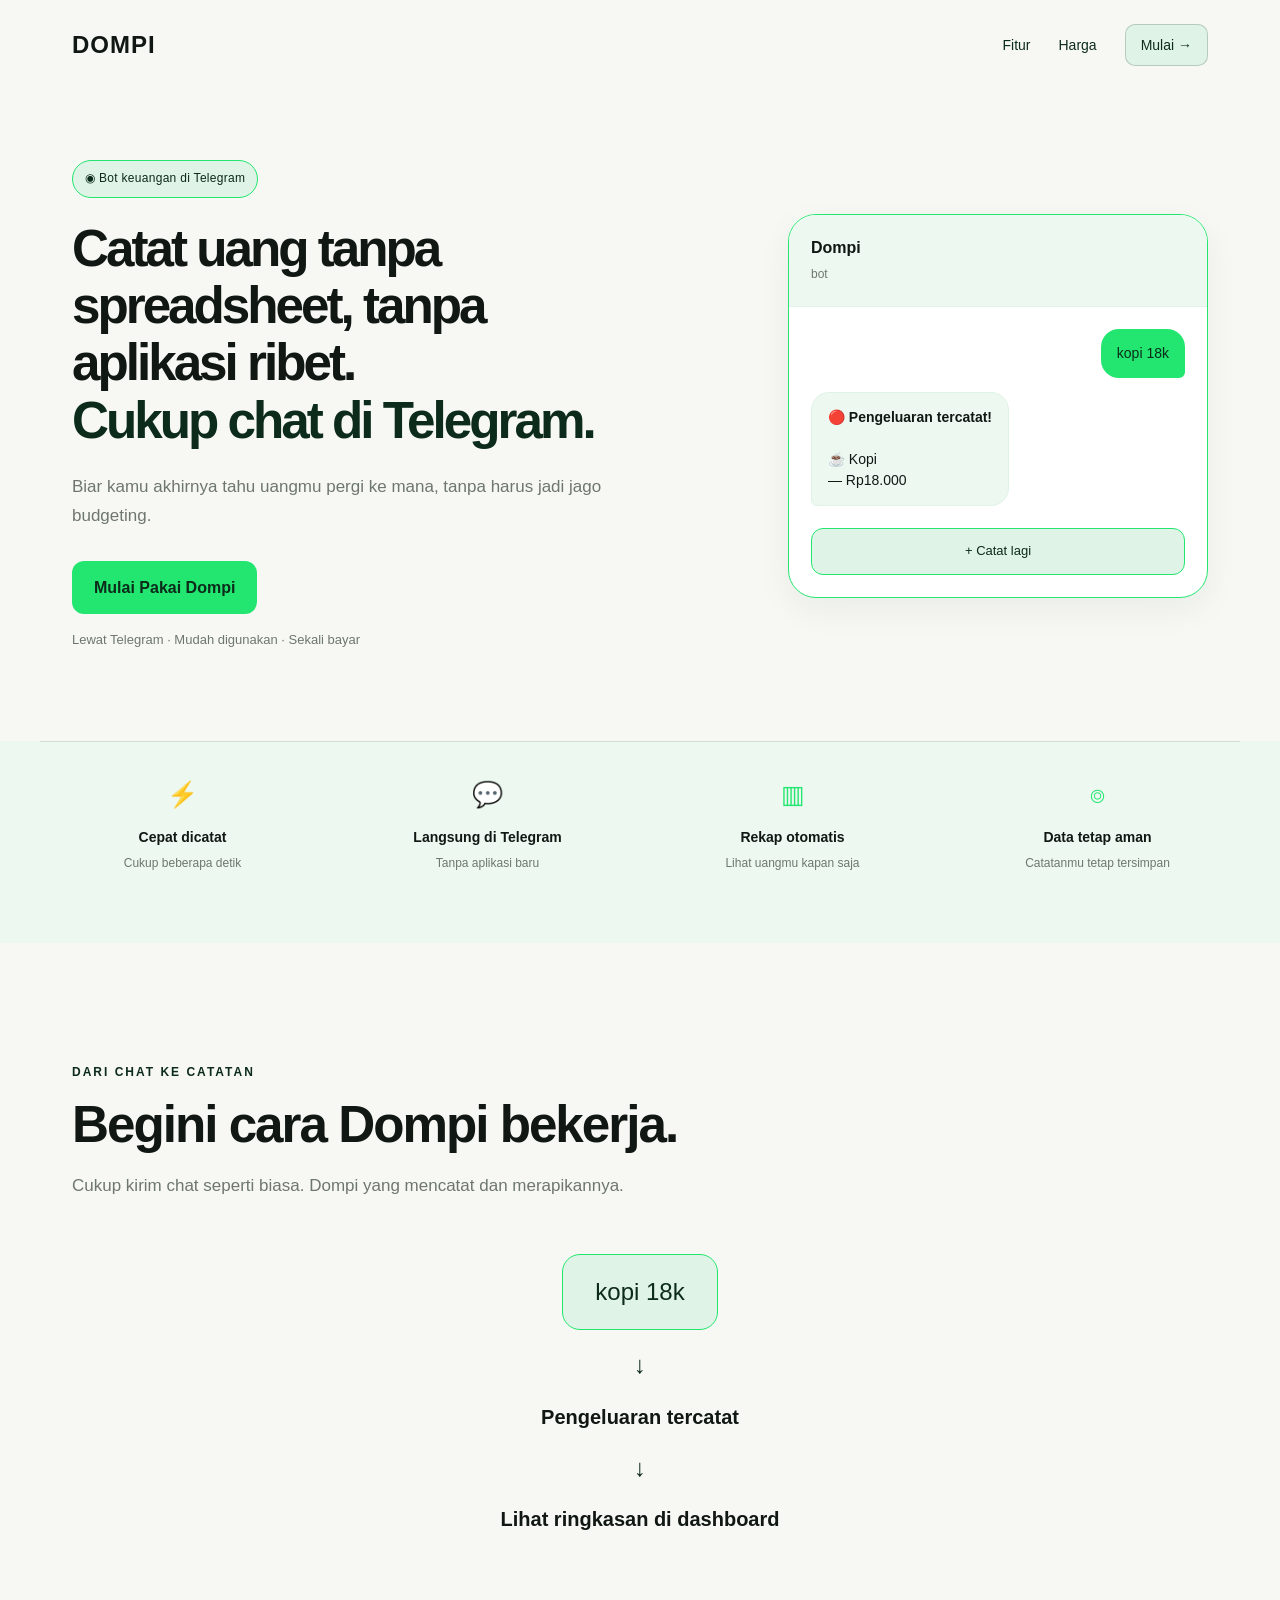
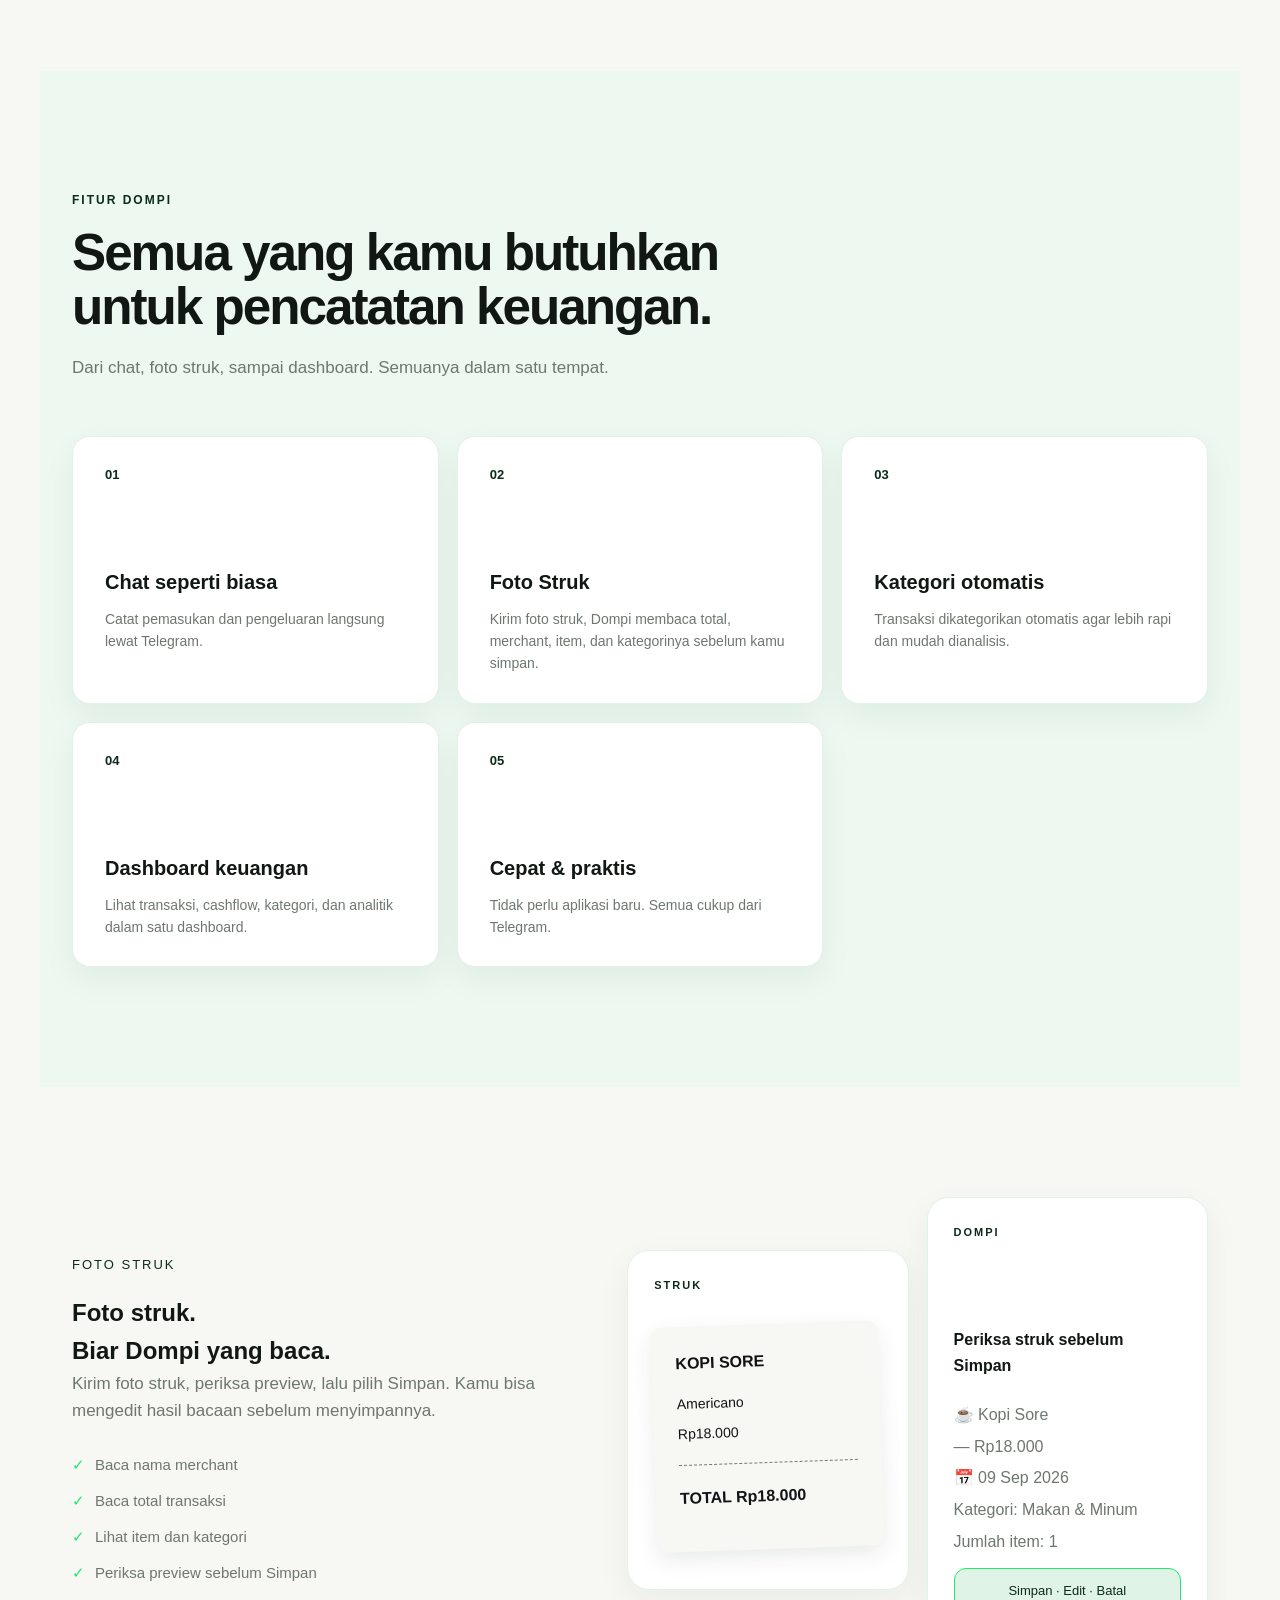
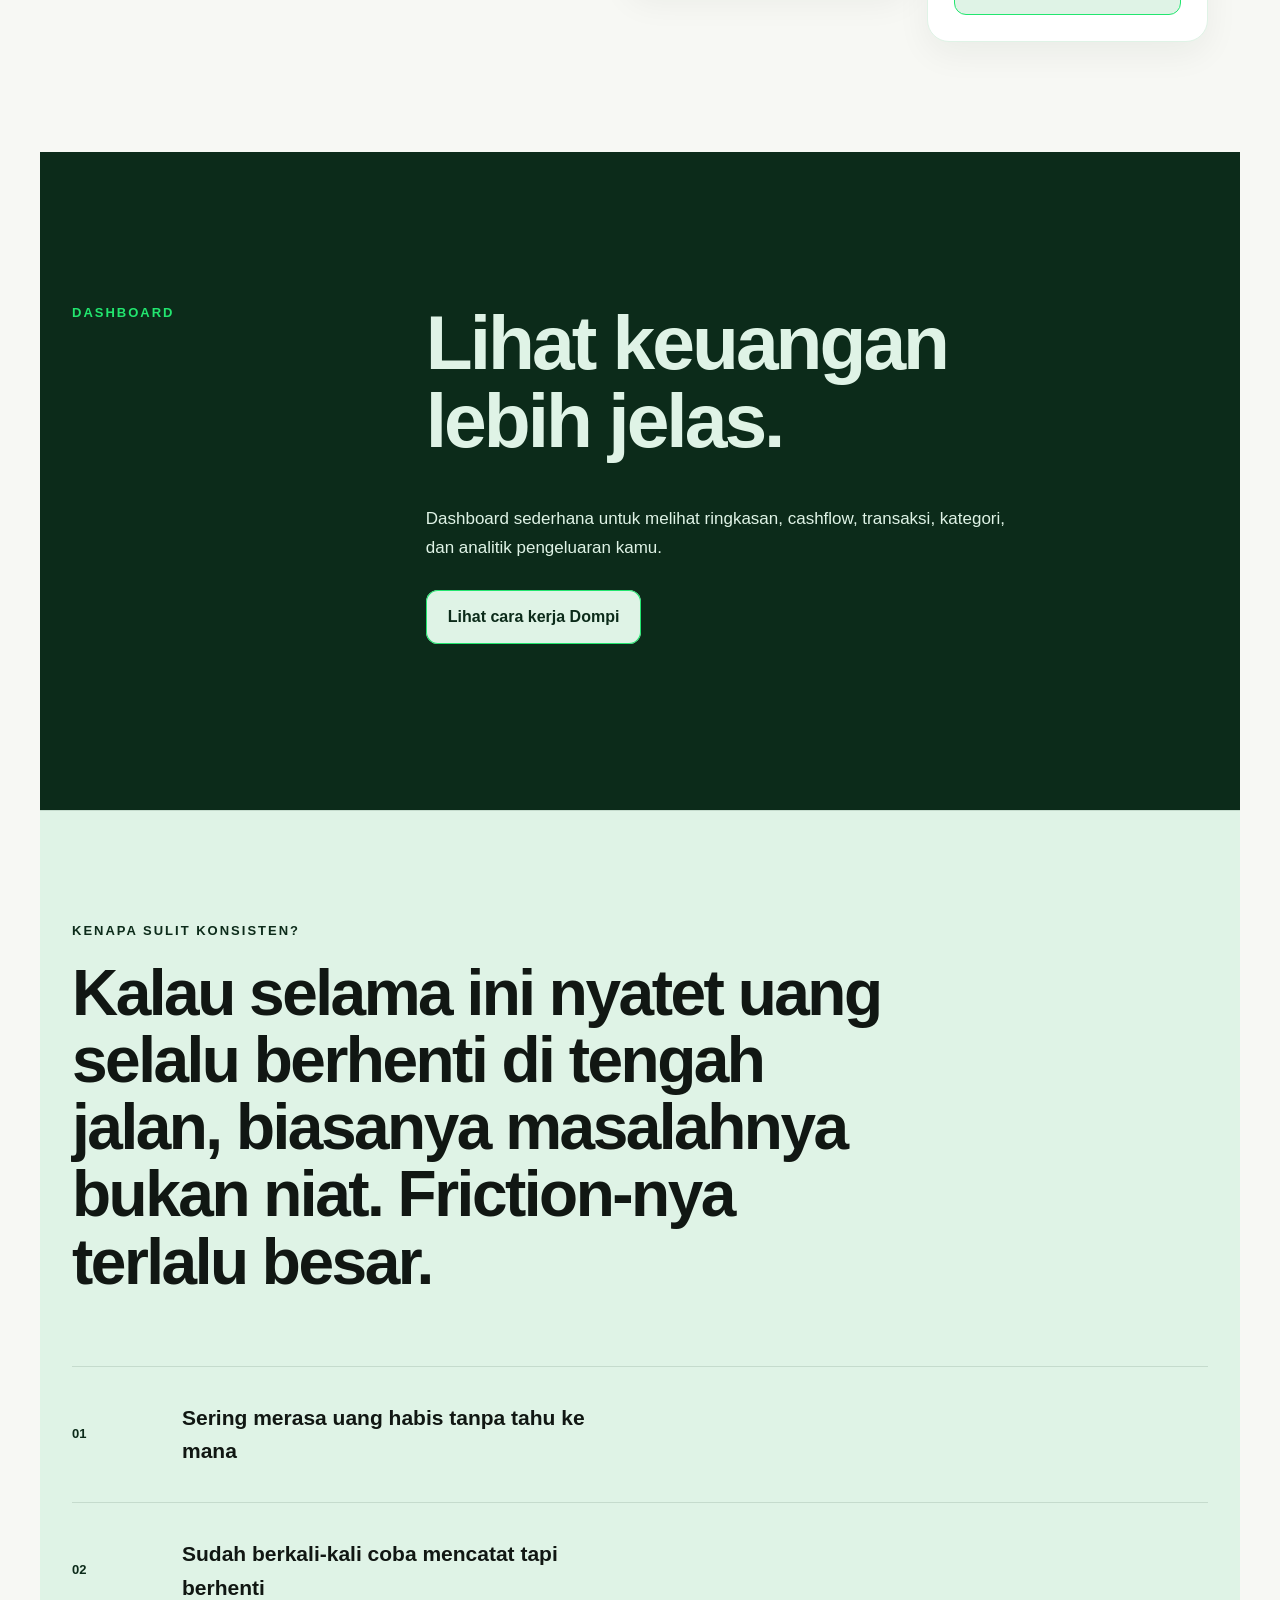
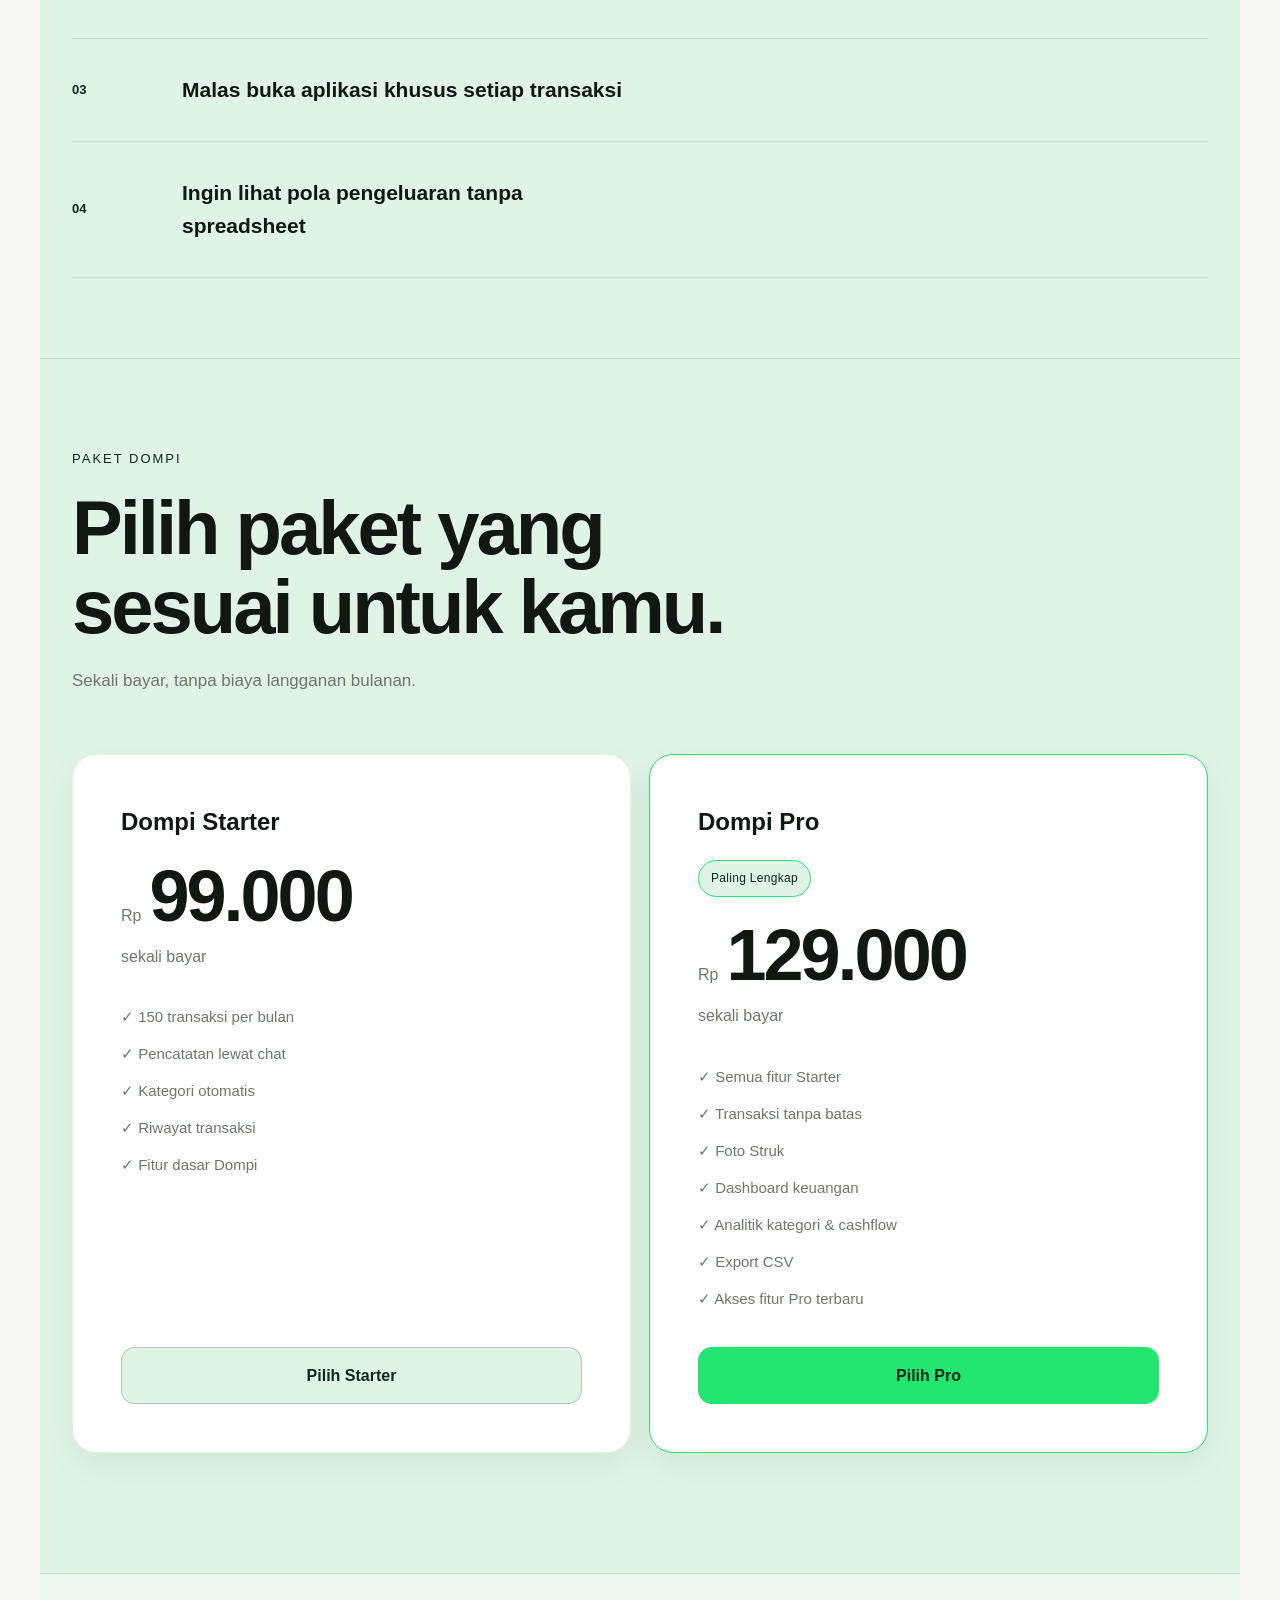
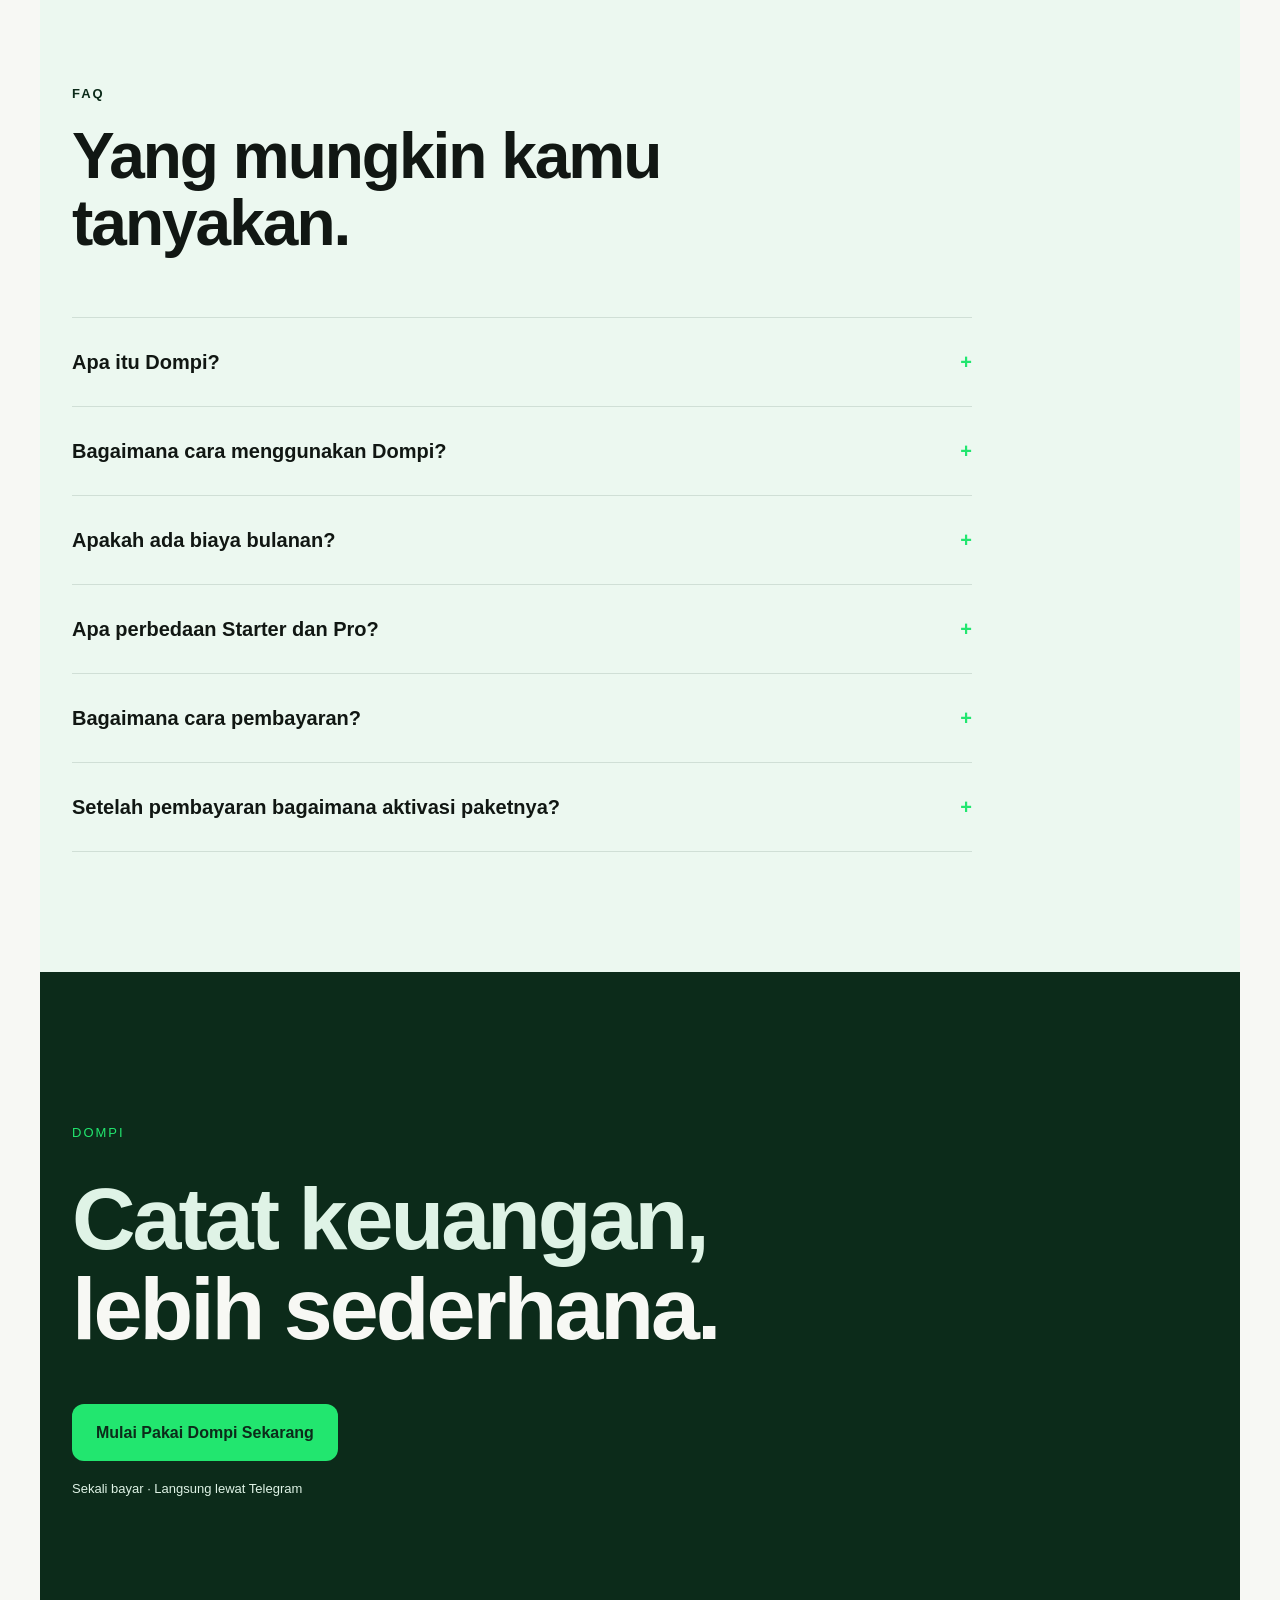
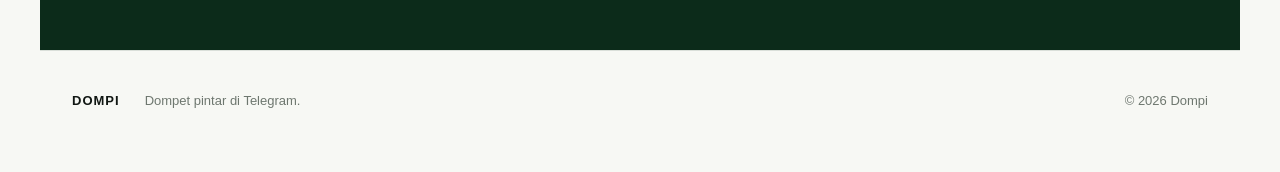
<file: index.html>
<!DOCTYPE html>
<html lang="id">
<head>

    <!-- Google tag (gtag.js) -->
    <script async src="https://www.googletagmanager.com/gtag/js?id=G-5GHZ3VYMKT"></script>
    <script>
      window.dataLayer = window.dataLayer || [];

      function gtag() {
        dataLayer.push(arguments);
      }

      gtag('js', new Date());
      gtag('config', 'G-5GHZ3VYMKT');
    </script>

    <meta charset="UTF-8">
    <meta name="viewport" content="width=device-width, initial-scale=1.0">

    <title>Dompi — Catat Uang Tanpa Ribet</title>
    <meta name="description" content="Catat pemasukan dan pengeluaran lewat chat Telegram bersama Dompi. Pantau ringkasan keuangan tanpa spreadsheet yang rumit.">
    <link rel="canonical" href="https://www.dompiapp.id/">
    <meta property="og:type" content="website">
    <meta property="og:site_name" content="Dompi">
    <meta property="og:locale" content="id_ID">
    <meta property="og:title" content="Dompi — Catat Uang Tanpa Ribet">
    <meta property="og:description" content="Catat pemasukan dan pengeluaran lewat chat Telegram bersama Dompi. Pantau ringkasan keuangan tanpa spreadsheet yang rumit.">
    <meta property="og:url" content="https://www.dompiapp.id/">
    <link rel="stylesheet" href="style.css">
    <link rel="stylesheet" href="light.css">
</head>

<body>

    <nav>
        <h2>DOMPI</h2>

        <div>
            <a href="#cara-kerja">Fitur</a>
            <a href="#harga">Harga</a>
            <a href="https://t.me/catetexpbot" target="_blank">Mulai →</a>
        </div>
    </nav>

<main>
    <section class="hero">

        <div class="hero-copy">

            <div class="hero-badge">
                ◉ Bot keuangan di Telegram
            </div>

            <h1>
                Catat uang tanpa spreadsheet, tanpa aplikasi ribet.<br>
                <span class="hero-accent">Cukup chat di Telegram.</span>
            </h1>

            <p class="hero-description">
                Biar kamu akhirnya tahu uangmu pergi ke mana, tanpa harus jadi jago budgeting.
            </p>

            <a href="#harga"
               class="hero-button">
                Mulai Pakai Dompi
            </a>

            <p class="hero-note">
                Lewat Telegram · Mudah digunakan · Sekali bayar
            </p>

        </div>

        <div class="chat-card">
            <div class="chat-header">
                <div>
                    <strong>Dompi</strong>
                    <span>bot</span>
                </div>
            </div>

            <div class="chat-body">
                <div class="message user-message">
                    kopi 18k
                </div>

                <div class="message bot-message">
                    <strong>🔴 Pengeluaran tercatat!</strong>
                    <br><br>
                    ☕ Kopi
                    <br>
                    — Rp18.000
                </div>

                <div class="chat-action">
                    + Catat lagi
                </div>
            </div>
        </div>

    </section>
<section class="quick-benefits">
    <div class="quick-benefits-inner">

        <div class="quick-benefit">
            <span class="benefit-icon">⚡</span>
            <strong>Cepat dicatat</strong>
            <p>Cukup beberapa detik</p>
        </div>

        <div class="quick-benefit">
            <span class="benefit-icon">💬</span>
            <strong>Langsung di Telegram</strong>
            <p>Tanpa aplikasi baru</p>
        </div>

        <div class="quick-benefit">
            <span class="benefit-icon">▥</span>
            <strong>Rekap otomatis</strong>
            <p>Lihat uangmu kapan saja</p>
        </div>

        <div class="quick-benefit">
            <span class="benefit-icon">⌾</span>
            <strong>Data tetap aman</strong>
            <p>Catatanmu tetap tersimpan</p>
        </div>

    </div>
</section>
</main>
<section class="how-it-works product-demo" aria-labelledby="demo-title">
    <div class="section-heading">
        <p>DARI CHAT KE CATATAN</p>
        <h2 id="demo-title">Begini cara Dompi bekerja.</h2>
        <p class="section-description">Cukup kirim chat seperti biasa. Dompi yang mencatat dan merapikannya.</p>
    </div>
    <ol class="demo-flow">
        <li><span class="demo-example">kopi 18k</span></li>
        <li><span class="demo-arrow" aria-hidden="true">↓</span><strong>Pengeluaran tercatat</strong></li>
        <li><span class="demo-arrow" aria-hidden="true">↓</span><strong>Lihat ringkasan di dashboard</strong></li>
    </ol>
</section>
<section class="how-it-works" id="cara-kerja">
    <div class="section-heading">
        <p>FITUR DOMPI</p>
        <h2>Semua yang kamu butuhkan untuk pencatatan keuangan.</h2>
        <p class="section-description">Dari chat, foto struk, sampai dashboard. Semuanya dalam satu tempat.</p>
    </div>
    <div class="steps">
        <div class="step">
            <span>01</span>
            <h3>Chat seperti biasa</h3>
            <p>Catat pemasukan dan pengeluaran langsung lewat Telegram.</p>
        </div>
        <div class="step">
            <span>02</span>
            <h3>Foto Struk</h3>
            <p>Kirim foto struk, Dompi membaca total, merchant, item, dan kategorinya sebelum kamu simpan.</p>
        </div>
        <div class="step">
            <span>03</span>
            <h3>Kategori otomatis</h3>
            <p>Transaksi dikategorikan otomatis agar lebih rapi dan mudah dianalisis.</p>
        </div>
        <div class="step">
            <span>04</span>
            <h3>Dashboard keuangan</h3>
            <p>Lihat transaksi, cashflow, kategori, dan analitik dalam satu dashboard.</p>
        </div>
        <div class="step">
            <span>05</span>
            <h3>Cepat &amp; praktis</h3>
            <p>Tidak perlu aplikasi baru. Semua cukup dari Telegram.</p>
        </div>
    </div>
</section>
<section class="receipt-section">

    <div class="receipt-copy">
        <p>FOTO STRUK</p>

        <h2>
            Foto struk.<br>
            Biar Dompi yang baca.
        </h2>

        <p>
            Kirim foto struk, periksa preview, lalu pilih Simpan. Kamu bisa mengedit hasil bacaan sebelum menyimpannya.
        </p>

        <ul>
            <li>Baca nama merchant</li>
            <li>Baca total transaksi</li>
            <li>Lihat item dan kategori</li>
            <li>Periksa preview sebelum Simpan</li>
        </ul>
    </div>

    <div class="receipt-demo">

        <div class="receipt-photo">
            <span>STRUK</span>

            <div class="fake-receipt">
                <strong>KOPI SORE</strong>
                <p>Americano</p>
                <p>Rp18.000</p>
                <hr>
                <strong>TOTAL Rp18.000</strong>
            </div>
        </div>

        <div class="receipt-result">
            <span>DOMPI</span>

            <strong>Periksa struk sebelum Simpan</strong>

            <p>☕ Kopi Sore</p>
            <p>— Rp18.000</p>
            <p>📅 09 Sep 2026</p>
            <p>Kategori: Makan &amp; Minum</p>
            <p>Jumlah item: 1</p>
            <div class="chat-action">Simpan · Edit · Batal</div>
        </div>

    </div>

</section>
<section class="benefit-section" id="dashboard">
    <div class="benefit-label"><p>DASHBOARD</p></div>
    <div class="benefit-content">
        <h2>Lihat keuangan<br>lebih jelas.</h2>
        <p class="benefit-description">Dashboard sederhana untuk melihat ringkasan, cashflow, transaksi, kategori, dan analitik pengeluaran kamu.</p>
        <a href="#cara-kerja" class="hero-button dashboard-button">Lihat cara kerja Dompi</a>
    </div>
</section>
<section class="audience-section">
    <div class="audience-heading">
        <p>KENAPA SULIT KONSISTEN?</p>
        <h2>Kalau selama ini nyatet uang selalu berhenti di tengah jalan, biasanya masalahnya bukan niat. Friction-nya terlalu besar.</h2>
    </div>
    <div class="audience-grid">
        <div class="audience-card"><span>01</span><h3>Sering merasa uang habis tanpa tahu ke mana</h3></div>
        <div class="audience-card"><span>02</span><h3>Sudah berkali-kali coba mencatat tapi berhenti</h3></div>
        <div class="audience-card"><span>03</span><h3>Malas buka aplikasi khusus setiap transaksi</h3></div>
        <div class="audience-card"><span>04</span><h3>Ingin lihat pola pengeluaran tanpa spreadsheet</h3></div>
    </div>
</section>
<section class="pricing-section" id="harga">
    <div class="pricing-heading">
        <p>PAKET DOMPI</p>
        <h2>Pilih paket yang sesuai untuk kamu.</h2>
        <p>Sekali bayar, tanpa biaya langganan bulanan.</p>
    </div>
    <div class="pricing-grid">
        <div class="pricing-card">
            <h3>Dompi Starter</h3>

            <div class="price"><span>Rp</span><strong>99.000</strong></div>
            <p class="plan-period">sekali bayar</p>
            <div class="pricing-features">
                <p>✓ 150 transaksi per bulan</p>
                <p>✓ Pencatatan lewat chat</p>
                <p>✓ Kategori otomatis</p>
                <p>✓ Riwayat transaksi</p>
                <p>✓ Fitur dasar Dompi</p>
            </div>
            <a href="https://t.me/catetexpbot?start=starter" target="_blank" rel="noopener noreferrer" class="buy-button">Pilih Starter</a>
        </div>
        <div class="pricing-card">
            <h3>Dompi Pro</h3>
            <p class="hero-badge">Paling Lengkap</p>
            <div class="price"><span>Rp</span><strong>129.000</strong></div>
            <p class="plan-period">sekali bayar</p>
            <div class="pricing-features">
                <p>✓ Semua fitur Starter</p>
                <p>✓ Transaksi tanpa batas</p>
                <p>✓ Foto Struk</p>
                <p>✓ Dashboard keuangan</p>
                <p>✓ Analitik kategori &amp; cashflow</p>
                <p>✓ Export CSV</p>
                <p>✓ Akses fitur Pro terbaru</p>
            </div>
            <a href="https://t.me/catetexpbot?start=pro" target="_blank" rel="noopener noreferrer" class="buy-button">Pilih Pro</a>
        </div>
    </div>
</section>

<section class="faq-section">

    <div class="faq-heading">
        <p>FAQ</p>
        <h2>Yang mungkin kamu tanyakan.</h2>
    </div>

    <div class="faq-list">
        <details>
            <summary>Apa itu Dompi?</summary>
            <p>Dompi adalah bot Telegram untuk mencatat pemasukan dan pengeluaran dengan cepat lewat chat.</p>
        </details>
        <details>
            <summary>Bagaimana cara menggunakan Dompi?</summary>
            <p>Kirim transaksi seperti <code>kopi 18k</code> atau <code>+ gaji 4jt</code>. Untuk paket Pro, kamu juga bisa mengirim foto struk.</p>
        </details>
        <details>
            <summary>Apakah ada biaya bulanan?</summary>
            <p>Tidak. Starter dan Pro adalah paket sekali bayar.</p>
        </details>
        <details>
            <summary>Apa perbedaan Starter dan Pro?</summary>
            <p>Starter untuk pencatatan dasar dengan limit bulanan. Pro membuka transaksi tanpa batas, Foto Struk, dashboard/analitik lengkap, dan export CSV.</p>
        </details>
        <details>
            <summary>Bagaimana cara pembayaran?</summary>
            <p>Buka Dompi lewat Telegram, pilih paket, lalu ikuti instruksi pembayaran yang tersedia di halaman checkout.</p>
        </details>
        <details>
            <summary>Setelah pembayaran bagaimana aktivasi paketnya?</summary>
            <p>Paket aktif setelah pembayaran terkonfirmasi. Cek status paket di Dompi. Jika pembayaran sudah selesai tetapi paket belum aktif, hubungi <a href="https://t.me/pakedompi" target="_blank">bantuan Dompi</a> dengan nomor pesanan.</p>
        </details>
    </div>

</section>
<section class="final-cta">

    <p>DOMPI</p>

    <h2>
        Catat keuangan,
    </h2>

    <h3>
        lebih sederhana.
    </h3>

    <a href="https://t.me/catetexpbot" target="_blank">
        Mulai Pakai Dompi Sekarang
    </a>

    <span>Sekali bayar · Langsung lewat Telegram</span>

</section>

<footer>
    <strong>DOMPI</strong>
    <p>Dompet pintar di Telegram.</p>
    <span>© 2026 Dompi</span>
</footer>
</body>
</html>
</file>
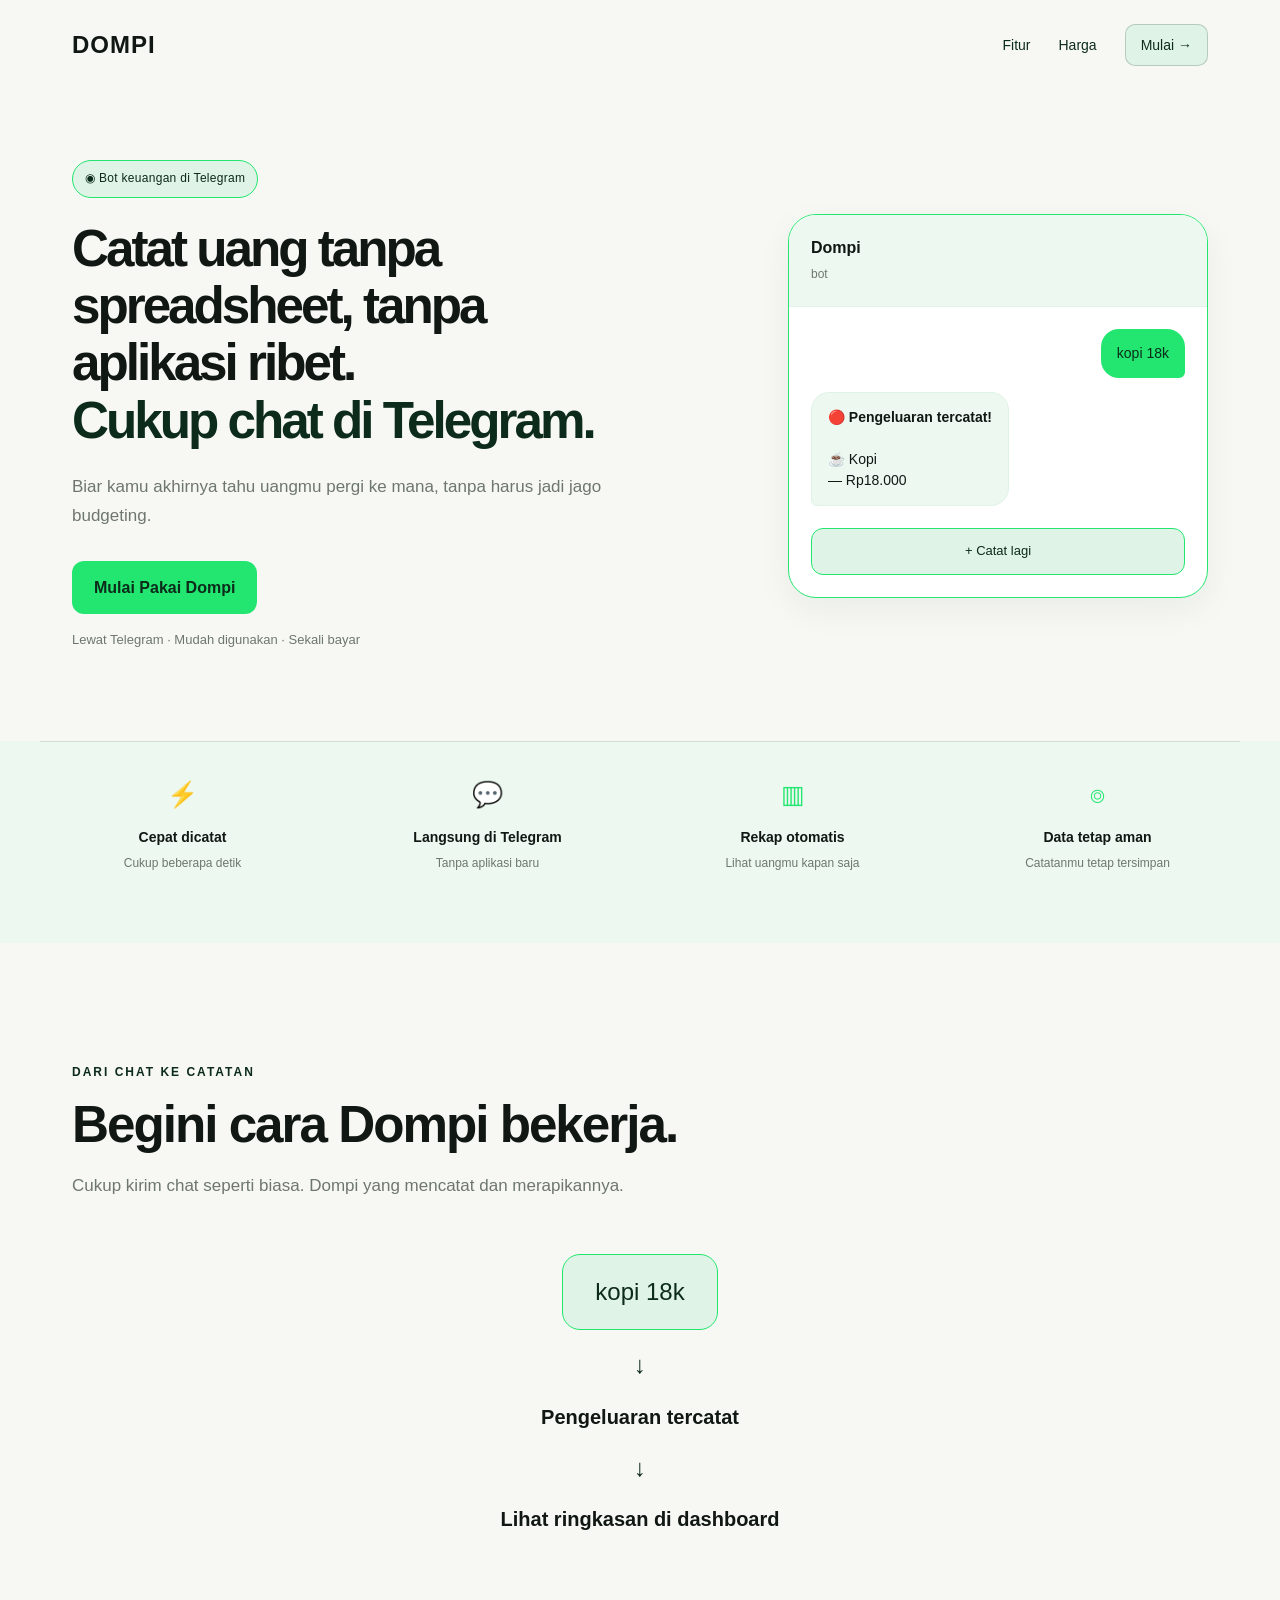
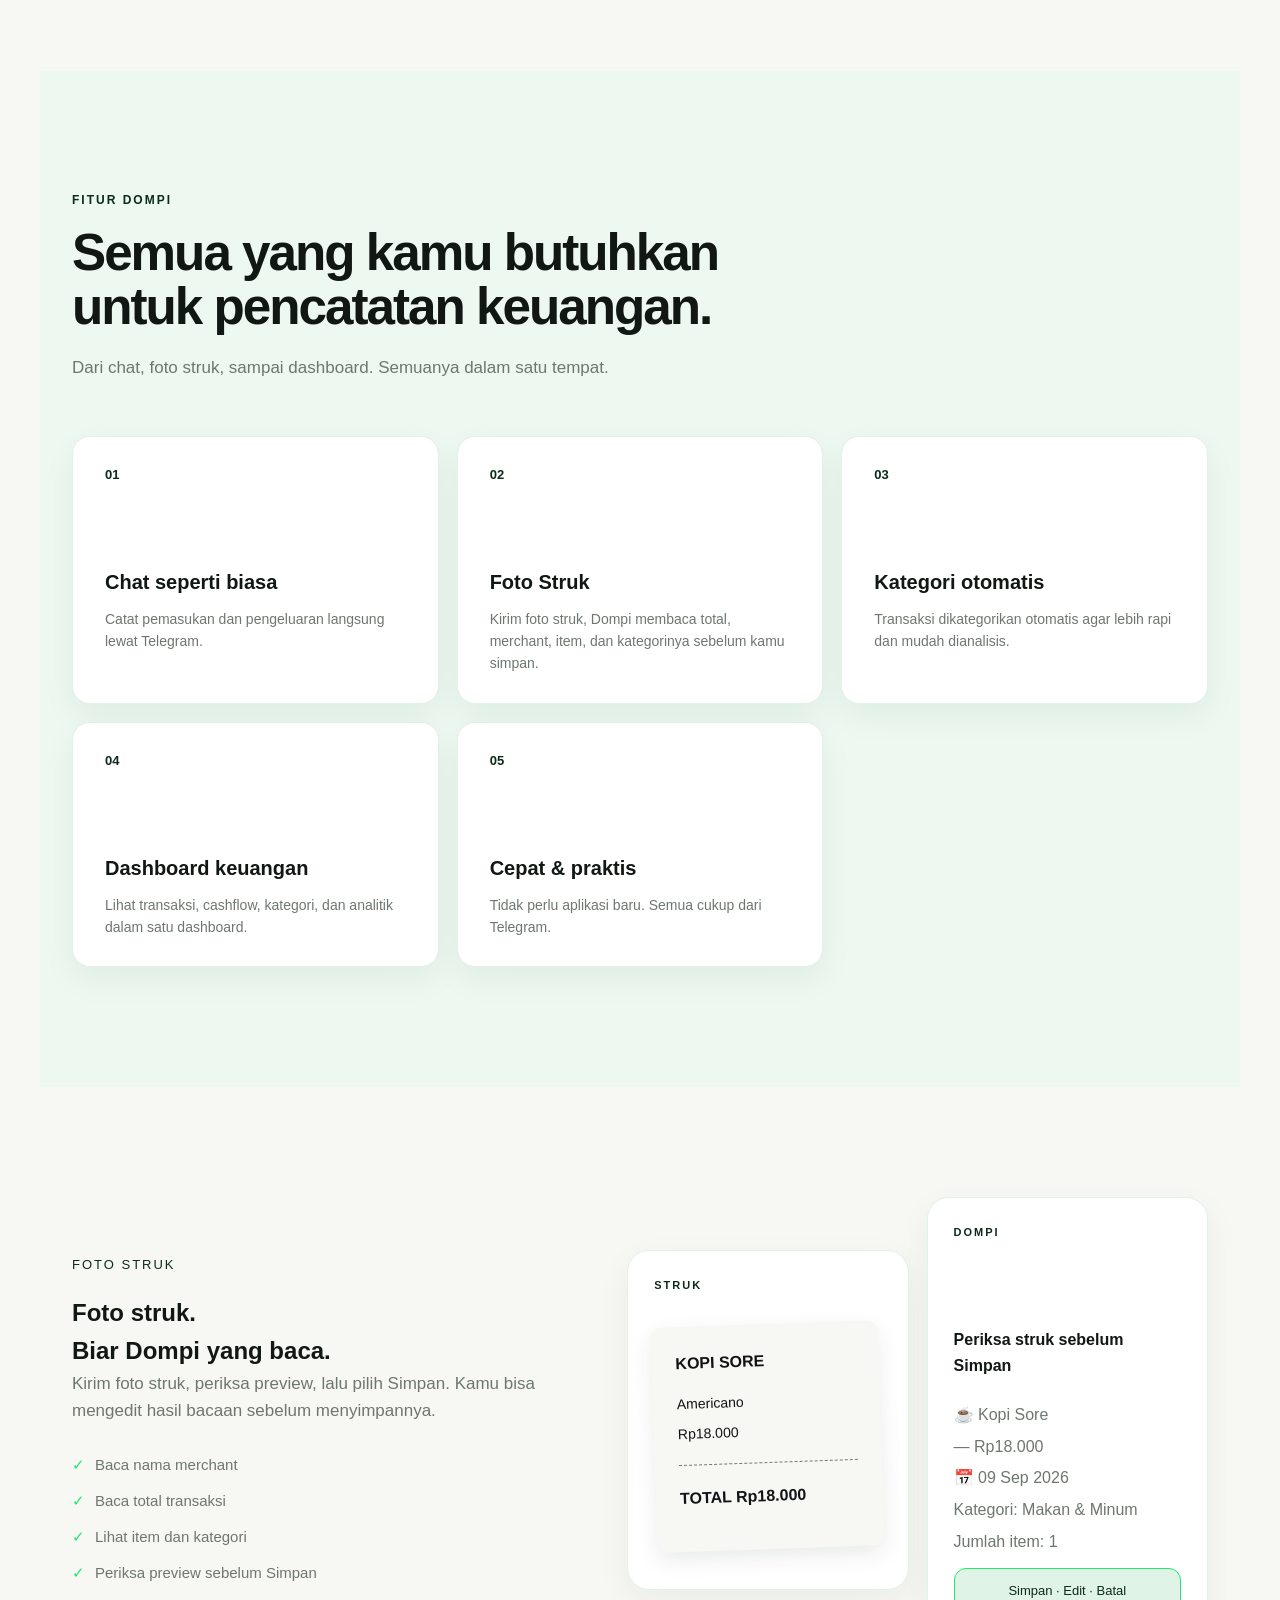
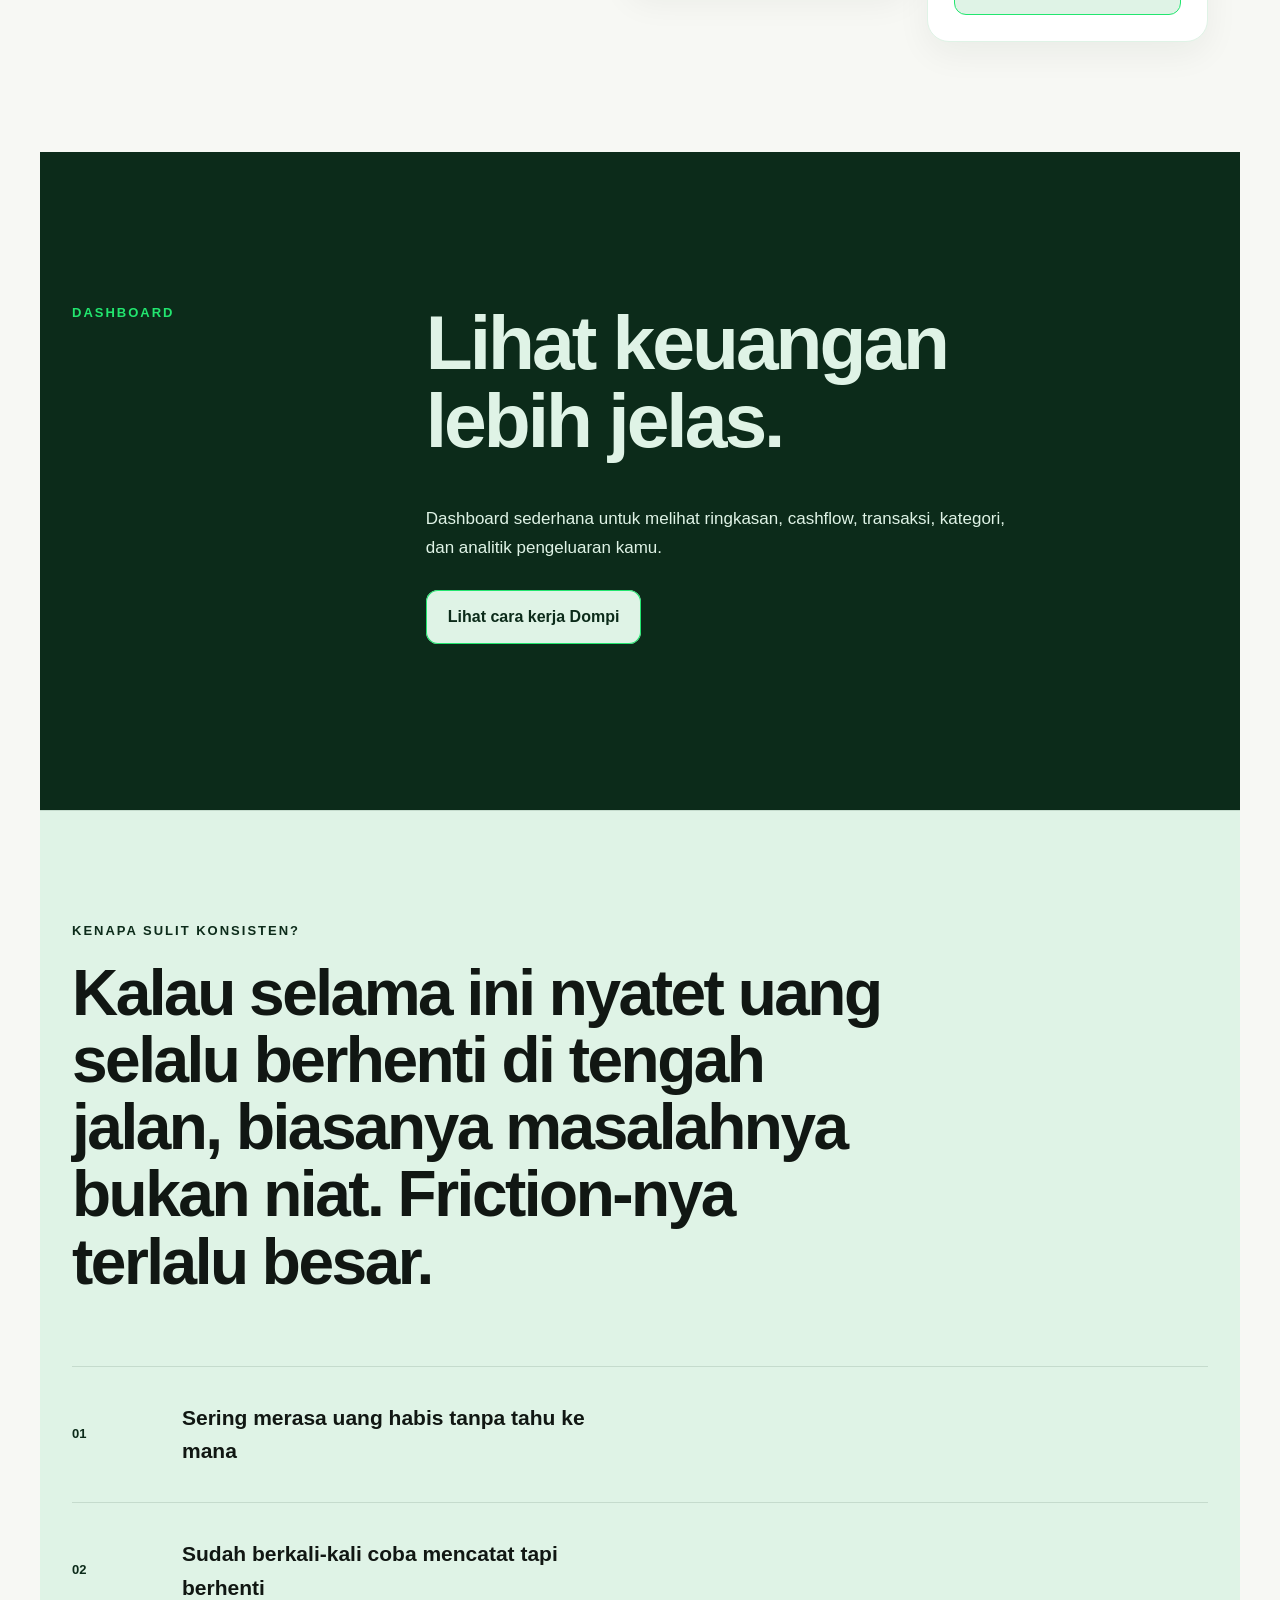
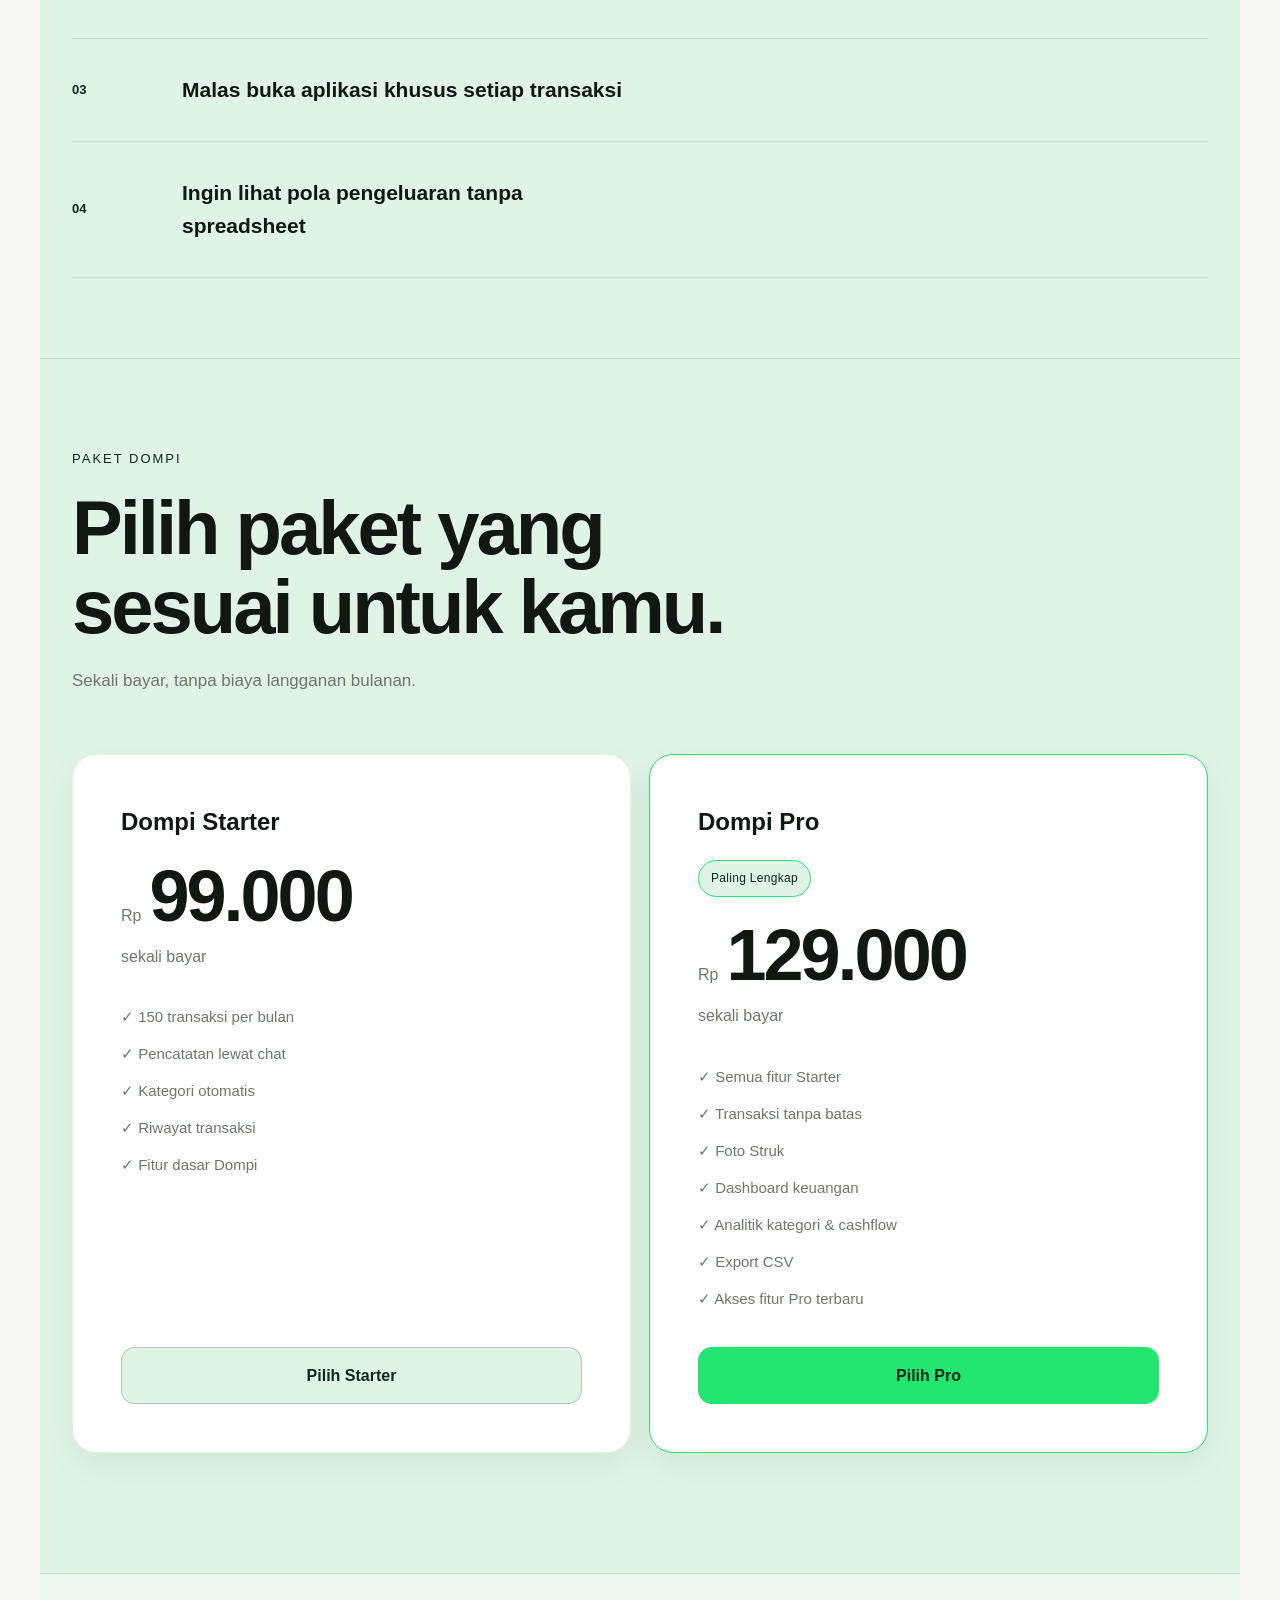
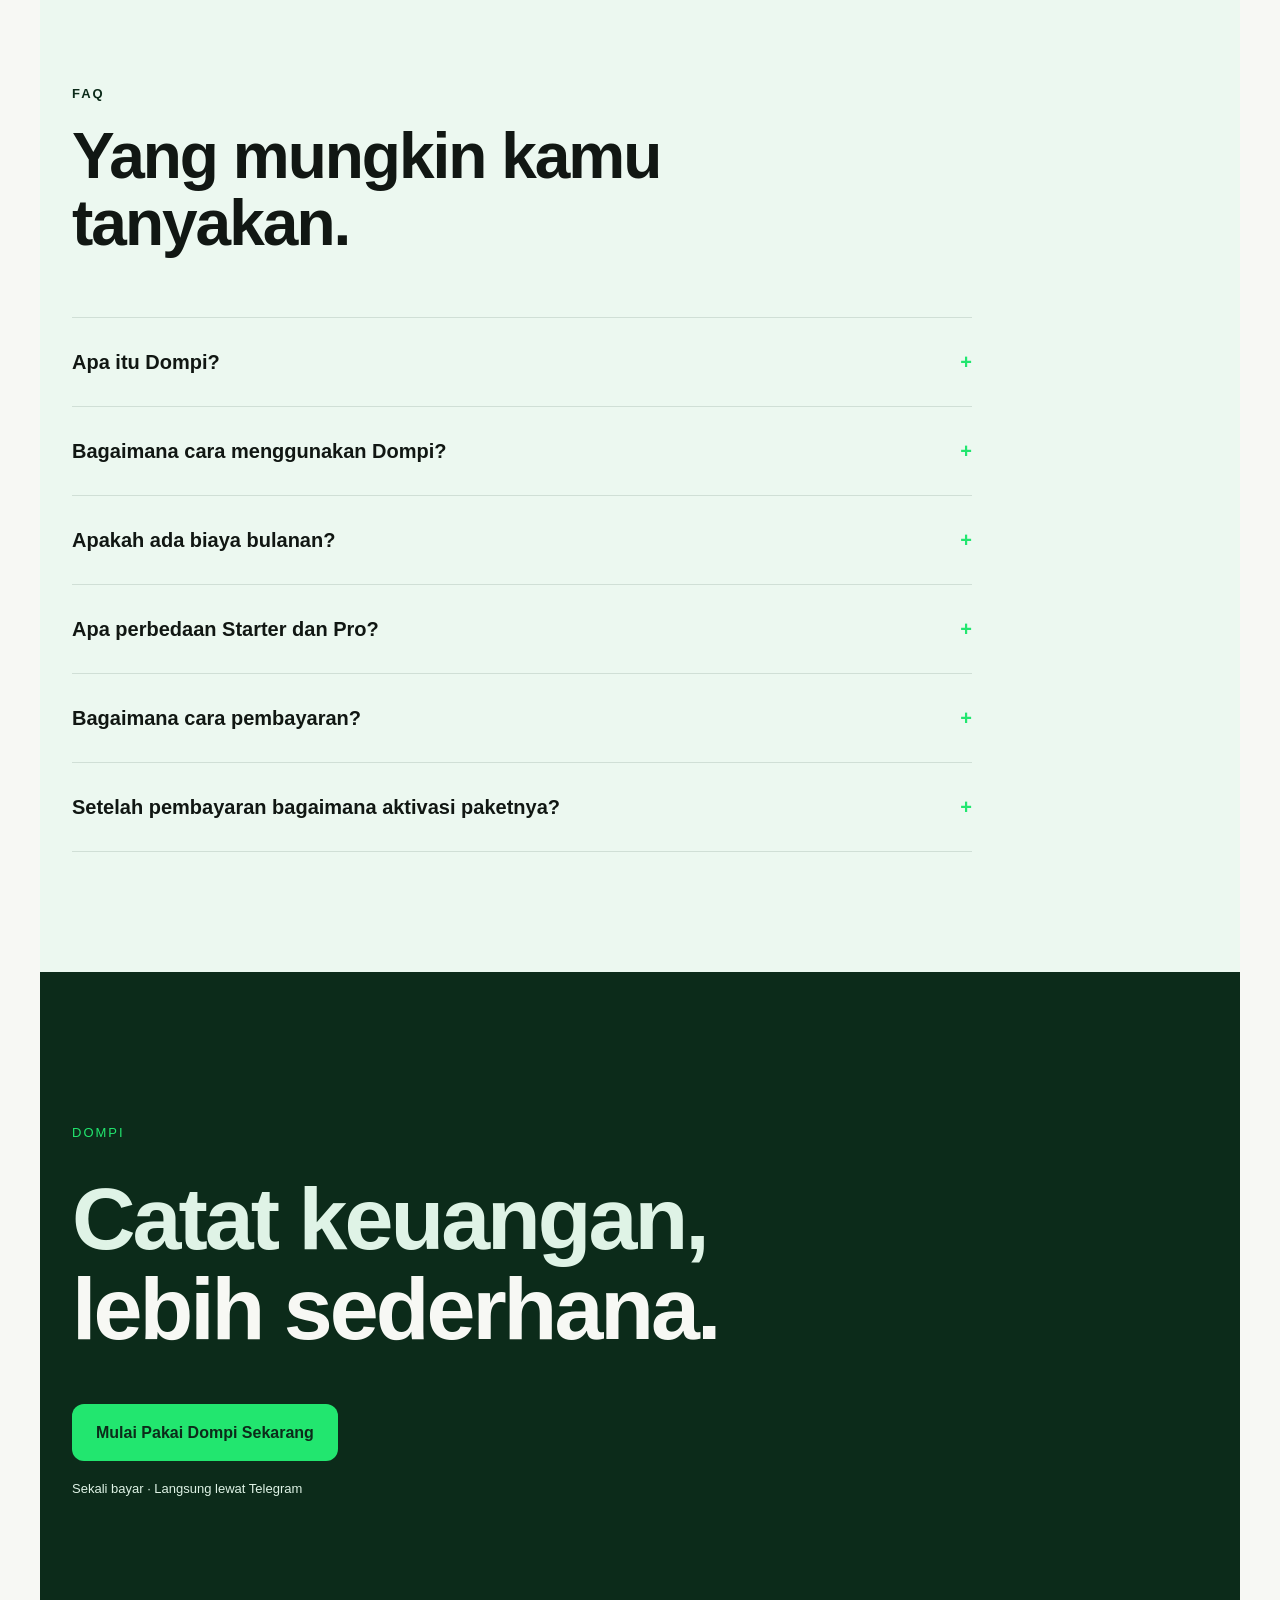
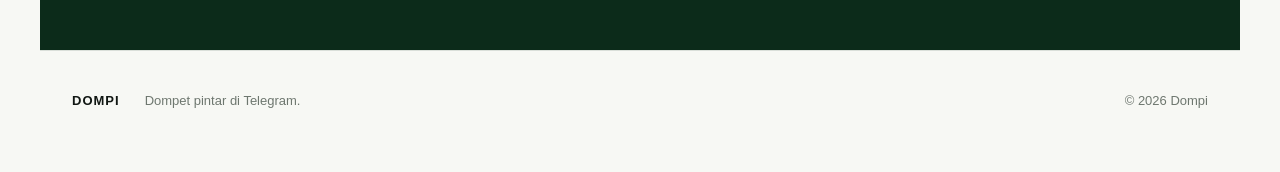
<file: light.html>
<!DOCTYPE html>
<html lang="id">
<head>

    <!-- Google tag (gtag.js) -->
    <script async src="https://www.googletagmanager.com/gtag/js?id=G-5GHZ3VYMKT"></script>
    <script>
      window.dataLayer = window.dataLayer || [];

      function gtag() {
        dataLayer.push(arguments);
      }

      gtag('js', new Date());
      gtag('config', 'G-5GHZ3VYMKT');
    </script>

    <meta charset="UTF-8">
    <meta name="viewport" content="width=device-width, initial-scale=1.0">

    <title>Dompi — Catat Uang Tanpa Ribet</title>
    <link rel="stylesheet" href="style.css">
    <link rel="stylesheet" href="light.css">
</head>

<body>

    <nav>
        <h2>DOMPI</h2>

        <div>
            <a href="#cara-kerja">Fitur</a>
            <a href="#harga">Harga</a>
            <a href="https://t.me/catetexpbot" target="_blank">Mulai →</a>
        </div>
    </nav>

<main>
    <section class="hero">

        <div class="hero-copy">

            <div class="hero-badge">
                ◉ Bot keuangan di Telegram
            </div>

            <h1>
                Catat uang tanpa spreadsheet, tanpa aplikasi ribet.<br>
                <span class="hero-accent">Cukup chat di Telegram.</span>
            </h1>

            <p class="hero-description">
                Biar kamu akhirnya tahu uangmu pergi ke mana, tanpa harus jadi jago budgeting.
            </p>

            <a href="#harga"
               class="hero-button">
                Mulai Pakai Dompi
            </a>

            <p class="hero-note">
                Lewat Telegram · Mudah digunakan · Sekali bayar
            </p>

        </div>

        <div class="chat-card">
            <div class="chat-header">
                <div>
                    <strong>Dompi</strong>
                    <span>bot</span>
                </div>
            </div>

            <div class="chat-body">
                <div class="message user-message">
                    kopi 18k
                </div>

                <div class="message bot-message">
                    <strong>🔴 Pengeluaran tercatat!</strong>
                    <br><br>
                    ☕ Kopi
                    <br>
                    — Rp18.000
                </div>

                <div class="chat-action">
                    + Catat lagi
                </div>
            </div>
        </div>

    </section>
<section class="quick-benefits">
    <div class="quick-benefits-inner">

        <div class="quick-benefit">
            <span class="benefit-icon">⚡</span>
            <strong>Cepat dicatat</strong>
            <p>Cukup beberapa detik</p>
        </div>

        <div class="quick-benefit">
            <span class="benefit-icon">💬</span>
            <strong>Langsung di Telegram</strong>
            <p>Tanpa aplikasi baru</p>
        </div>

        <div class="quick-benefit">
            <span class="benefit-icon">▥</span>
            <strong>Rekap otomatis</strong>
            <p>Lihat uangmu kapan saja</p>
        </div>

        <div class="quick-benefit">
            <span class="benefit-icon">⌾</span>
            <strong>Data tetap aman</strong>
            <p>Catatanmu tetap tersimpan</p>
        </div>

    </div>
</section>
</main>
<section class="how-it-works product-demo" aria-labelledby="demo-title">
    <div class="section-heading">
        <p>DARI CHAT KE CATATAN</p>
        <h2 id="demo-title">Begini cara Dompi bekerja.</h2>
        <p class="section-description">Cukup kirim chat seperti biasa. Dompi yang mencatat dan merapikannya.</p>
    </div>
    <ol class="demo-flow">
        <li><span class="demo-example">kopi 18k</span></li>
        <li><span class="demo-arrow" aria-hidden="true">↓</span><strong>Pengeluaran tercatat</strong></li>
        <li><span class="demo-arrow" aria-hidden="true">↓</span><strong>Lihat ringkasan di dashboard</strong></li>
    </ol>
</section>
<section class="how-it-works" id="cara-kerja">
    <div class="section-heading">
        <p>FITUR DOMPI</p>
        <h2>Semua yang kamu butuhkan untuk pencatatan keuangan.</h2>
        <p class="section-description">Dari chat, foto struk, sampai dashboard. Semuanya dalam satu tempat.</p>
    </div>
    <div class="steps">
        <div class="step">
            <span>01</span>
            <h3>Chat seperti biasa</h3>
            <p>Catat pemasukan dan pengeluaran langsung lewat Telegram.</p>
        </div>
        <div class="step">
            <span>02</span>
            <h3>Foto Struk</h3>
            <p>Kirim foto struk, Dompi membaca total, merchant, item, dan kategorinya sebelum kamu simpan.</p>
        </div>
        <div class="step">
            <span>03</span>
            <h3>Kategori otomatis</h3>
            <p>Transaksi dikategorikan otomatis agar lebih rapi dan mudah dianalisis.</p>
        </div>
        <div class="step">
            <span>04</span>
            <h3>Dashboard keuangan</h3>
            <p>Lihat transaksi, cashflow, kategori, dan analitik dalam satu dashboard.</p>
        </div>
        <div class="step">
            <span>05</span>
            <h3>Cepat &amp; praktis</h3>
            <p>Tidak perlu aplikasi baru. Semua cukup dari Telegram.</p>
        </div>
    </div>
</section>
<section class="receipt-section">

    <div class="receipt-copy">
        <p>FOTO STRUK</p>

        <h2>
            Foto struk.<br>
            Biar Dompi yang baca.
        </h2>

        <p>
            Kirim foto struk, periksa preview, lalu pilih Simpan. Kamu bisa mengedit hasil bacaan sebelum menyimpannya.
        </p>

        <ul>
            <li>Baca nama merchant</li>
            <li>Baca total transaksi</li>
            <li>Lihat item dan kategori</li>
            <li>Periksa preview sebelum Simpan</li>
        </ul>
    </div>

    <div class="receipt-demo">

        <div class="receipt-photo">
            <span>STRUK</span>

            <div class="fake-receipt">
                <strong>KOPI SORE</strong>
                <p>Americano</p>
                <p>Rp18.000</p>
                <hr>
                <strong>TOTAL Rp18.000</strong>
            </div>
        </div>

        <div class="receipt-result">
            <span>DOMPI</span>

            <strong>Periksa struk sebelum Simpan</strong>

            <p>☕ Kopi Sore</p>
            <p>— Rp18.000</p>
            <p>📅 09 Sep 2026</p>
            <p>Kategori: Makan &amp; Minum</p>
            <p>Jumlah item: 1</p>
            <div class="chat-action">Simpan · Edit · Batal</div>
        </div>

    </div>

</section>
<section class="benefit-section" id="dashboard">
    <div class="benefit-label"><p>DASHBOARD</p></div>
    <div class="benefit-content">
        <h2>Lihat keuangan<br>lebih jelas.</h2>
        <p class="benefit-description">Dashboard sederhana untuk melihat ringkasan, cashflow, transaksi, kategori, dan analitik pengeluaran kamu.</p>
        <a href="#cara-kerja" class="hero-button dashboard-button">Lihat cara kerja Dompi</a>
    </div>
</section>
<section class="audience-section">
    <div class="audience-heading">
        <p>KENAPA SULIT KONSISTEN?</p>
        <h2>Kalau selama ini nyatet uang selalu berhenti di tengah jalan, biasanya masalahnya bukan niat. Friction-nya terlalu besar.</h2>
    </div>
    <div class="audience-grid">
        <div class="audience-card"><span>01</span><h3>Sering merasa uang habis tanpa tahu ke mana</h3></div>
        <div class="audience-card"><span>02</span><h3>Sudah berkali-kali coba mencatat tapi berhenti</h3></div>
        <div class="audience-card"><span>03</span><h3>Malas buka aplikasi khusus setiap transaksi</h3></div>
        <div class="audience-card"><span>04</span><h3>Ingin lihat pola pengeluaran tanpa spreadsheet</h3></div>
    </div>
</section>
<section class="pricing-section" id="harga">
    <div class="pricing-heading">
        <p>PAKET DOMPI</p>
        <h2>Pilih paket yang sesuai untuk kamu.</h2>
        <p>Sekali bayar, tanpa biaya langganan bulanan.</p>
    </div>
    <div class="pricing-grid">
        <div class="pricing-card">
            <h3>Dompi Starter</h3>

            <div class="price"><span>Rp</span><strong>99.000</strong></div>
            <p class="plan-period">sekali bayar</p>
            <div class="pricing-features">
                <p>✓ 150 transaksi per bulan</p>
                <p>✓ Pencatatan lewat chat</p>
                <p>✓ Kategori otomatis</p>
                <p>✓ Riwayat transaksi</p>
                <p>✓ Fitur dasar Dompi</p>
            </div>
            <a href="https://t.me/catetexpbot?start=starter" target="_blank" rel="noopener noreferrer" class="buy-button">Pilih Starter</a>
        </div>
        <div class="pricing-card">
            <h3>Dompi Pro</h3>
            <p class="hero-badge">Paling Lengkap</p>
            <div class="price"><span>Rp</span><strong>129.000</strong></div>
            <p class="plan-period">sekali bayar</p>
            <div class="pricing-features">
                <p>✓ Semua fitur Starter</p>
                <p>✓ Transaksi tanpa batas</p>
                <p>✓ Foto Struk</p>
                <p>✓ Dashboard keuangan</p>
                <p>✓ Analitik kategori &amp; cashflow</p>
                <p>✓ Export CSV</p>
                <p>✓ Akses fitur Pro terbaru</p>
            </div>
            <a href="https://t.me/catetexpbot?start=pro" target="_blank" rel="noopener noreferrer" class="buy-button">Pilih Pro</a>
        </div>
    </div>
</section>

<section class="faq-section">

    <div class="faq-heading">
        <p>FAQ</p>
        <h2>Yang mungkin kamu tanyakan.</h2>
    </div>

    <div class="faq-list">
        <details>
            <summary>Apa itu Dompi?</summary>
            <p>Dompi adalah bot Telegram untuk mencatat pemasukan dan pengeluaran dengan cepat lewat chat.</p>
        </details>
        <details>
            <summary>Bagaimana cara menggunakan Dompi?</summary>
            <p>Kirim transaksi seperti <code>kopi 18k</code> atau <code>+ gaji 4jt</code>. Untuk paket Pro, kamu juga bisa mengirim foto struk.</p>
        </details>
        <details>
            <summary>Apakah ada biaya bulanan?</summary>
            <p>Tidak. Starter dan Pro adalah paket sekali bayar.</p>
        </details>
        <details>
            <summary>Apa perbedaan Starter dan Pro?</summary>
            <p>Starter untuk pencatatan dasar dengan limit bulanan. Pro membuka transaksi tanpa batas, Foto Struk, dashboard/analitik lengkap, dan export CSV.</p>
        </details>
        <details>
            <summary>Bagaimana cara pembayaran?</summary>
            <p>Buka Dompi lewat Telegram, pilih paket, lalu ikuti instruksi pembayaran yang tersedia di halaman checkout.</p>
        </details>
        <details>
            <summary>Setelah pembayaran bagaimana aktivasi paketnya?</summary>
            <p>Paket aktif setelah pembayaran terkonfirmasi. Cek status paket di Dompi. Jika pembayaran sudah selesai tetapi paket belum aktif, hubungi <a href="https://t.me/pakedompi" target="_blank">bantuan Dompi</a> dengan nomor pesanan.</p>
        </details>
    </div>

</section>
<section class="final-cta">

    <p>DOMPI</p>

    <h2>
        Catat keuangan,
    </h2>

    <h3>
        lebih sederhana.
    </h3>

    <a href="https://t.me/catetexpbot" target="_blank">
        Mulai Pakai Dompi Sekarang
    </a>

    <span>Sekali bayar · Langsung lewat Telegram</span>

</section>

<footer>
    <strong>DOMPI</strong>
    <p>Dompet pintar di Telegram.</p>
    <span>© 2026 Dompi</span>
</footer>
</body>
</html>
</file>
<file: style.css>
* {
    margin: 0;
    padding: 0;
    box-sizing: border-box;
}

html {
    scroll-behavior: smooth;
}

body {
    font-family: Arial, sans-serif;
    background: #07100c;
    color: #f5f5f2;
    line-height: 1.6;
}

/* NAVBAR */

nav {
    width: 100%;
    max-width: 1200px;
    margin: 0 auto;
    padding: 24px 32px;

    display: flex;
    justify-content: space-between;
    align-items: center;
}

nav h2 {
    font-size: 24px;
    letter-spacing: 1px;
}

nav div {
    display: flex;
    gap: 28px;
    align-items: center;
}

nav a {
    color: #c7c7c1;
    text-decoration: none;
    font-size: 14px;
}

nav a:last-child {
    color: #111315;
    background: #2df77b;
    padding: 10px 16px;
    border-radius: 10px;
}

/* HERO */

main {
    min-height: calc(100vh - 90px);
    display: block;
}
.hero {
    width: 100%;
    max-width: 1200px;
    margin: 0 auto;
    padding: 70px 32px 90px;

    display: grid;
    grid-template-columns: 1fr 0.9fr;
    gap: 70px;
    align-items: center;
}
.hero-copy h1 {
    font-size: clamp(48px, 5.5vw, 78px);
    line-height: 1.02;
    letter-spacing: -3px;
    margin-bottom: 24px;
}
.hero-badge {
    display: inline-block;
    margin-bottom: 22px;
    padding: 8px 12px;

    border: 1px solid rgba(45, 247, 123, 0.35);
    border-radius: 999px;

    color: #2df77b;
    background: rgba(45, 247, 123, 0.08);

    font-size: 12px;
    letter-spacing: 0.3px;
}

.hero-description {
    color: #9aa59f;
    max-width: 560px;
    font-size: 17px;
    line-height: 1.7;
    margin-bottom: 30px;
}

.hero-button {
    display: inline-block;

    background: #2df77b;
    color: #07100c;

    text-decoration: none;
    padding: 14px 22px;

    border-radius: 12px;
    font-weight: 700;

    margin-bottom: 16px;

    box-shadow: 0 0 30px rgba(45, 247, 123, 0.14);
}

.hero-note {
    color: #6f7c75;
    font-size: 13px;
}

/* CHAT MOCKUP */

.chat-card {
    width: 100%;
    max-width: 420px;
    margin-left: auto;

    background: linear-gradient(
        180deg,
        rgba(16, 30, 22, 0.96),
        rgba(10, 18, 14, 0.98)
    );

    border: 1px solid rgba(45, 247, 123, 0.18);
    border-radius: 28px;
    overflow: hidden;

    box-shadow:
        0 30px 80px rgba(0, 0, 0, 0.45),
        0 0 50px rgba(45, 247, 123, 0.08);
}

.chat-header {
    padding: 20px 22px;
    border-bottom: 1px solid rgba(45, 247, 123, 0.12);
}

.chat-header strong {
    display: block;
}

.chat-header span {
    color: #747a76;
    font-size: 12px;
}

.chat-body {
    padding: 22px;
    display: flex;
    flex-direction: column;
    gap: 14px;
}

.message {
    padding: 14px 16px;
    border-radius: 18px;
    font-size: 14px;
    line-height: 1.5;
}

.user-message {
    align-self: flex-end;
    background: #2df77b;
    color: #07100c;
    border-bottom-right-radius: 6px;
}

.bot-message {
    align-self: flex-start;
    background: #13251a;
    color: #f5f7f5;
    border: 1px solid rgba(45, 247, 123, 0.12);
    border-bottom-left-radius: 6px;
}

.chat-action {
    margin-top: 8px;
    text-align: center;
    padding: 12px;

    border: 1px solid rgba(45, 247, 123, 0.22);
    border-radius: 12px;

    color: #2df77b;
    background: rgba(45, 247, 123, 0.05);

    font-size: 13px;
}

/* CARA KERJA */

.how-it-works {
    max-width: 1200px;
    margin: 0 auto;
    padding: 120px 32px;
}

.section-heading {
    max-width: 700px;
    margin-bottom: 60px;
}

.section-heading > p {
    color: #8c928c;
    font-size: 13px;
    letter-spacing: 2px;
    margin-bottom: 18px;
}

.section-heading h2 {
    font-size: clamp(38px, 5vw, 64px);
    line-height: 1.05;
    letter-spacing: -2px;
}

.steps {
    display: grid;
    grid-template-columns: repeat(3, 1fr);
    gap: 18px;
}

.step span {
    color: #737872;
    font-size: 12px;
}

.step h3 {
    margin-top: 80px;
    margin-bottom: 10px;
    font-size: 21px;
}

.step p {
    color: #91938f;
    font-size: 15px;
}

/* MOBILE */
/* FOTO STRUK */

.receipt-copy > p:first-child {
    color: #2df77b;
    font-size: 13px;
    letter-spacing: 2px;
    margin-bottom: 18px;
}

.receipt-copy h2 + p {
    color: #7f8b84;
    font-size: 17px;
    max-width: 520px;
    margin-bottom: 28px;
}

.receipt-copy ul {
    list-style: none;
    display: grid;
    gap: 12px;
}

.receipt-copy li {
    color: #9aa59f;
    font-size: 15px;
}

.receipt-copy li::before {
    content: "✓";
    margin-right: 10px;
    color: #2df77b;
}

.receipt-demo {
    display: grid;
    grid-template-columns: 1fr 1fr;
    gap: 18px;
    align-items: center;
}

.receipt-photo,
.receipt-result {
    min-height: 340px;
    padding: 26px;
    border-radius: 22px;

    border: 1px solid rgba(45, 247, 123, 0.18);
    background: rgba(45, 247, 123, 0.035);

    box-shadow:
        0 20px 60px rgba(0, 0, 0, 0.25),
        0 0 40px rgba(45, 247, 123, 0.04);
}

.receipt-photo > span,
.receipt-result > span {
    display: block;
    color: #2df77b;
    font-size: 11px;
    font-weight: 700;
    letter-spacing: 2px;
    margin-bottom: 30px;
}

.fake-receipt {
    background: #e7e3d7;
    color: #111315;
    padding: 24px;
    border-radius: 10px;
    transform: rotate(-2deg);

    box-shadow: 0 18px 40px rgba(0, 0, 0, 0.18);
}

.fake-receipt strong {
    display: block;
    margin-bottom: 16px;
}

.fake-receipt p {
    margin-bottom: 8px;
    font-size: 14px;
}

.fake-receipt hr {
    border: 0;
    border-top: 1px dashed #777;
    margin: 20px 0;
}

.receipt-result {
    display: flex;
    flex-direction: column;
}

.receipt-result strong {
    margin-top: 55px;
    margin-bottom: 24px;
}

.receipt-result p {
    color: #b7bab5;
    margin-bottom: 6px;
}
/* BENEFIT */

.benefit-section {
    max-width: 1200px;
    margin: 0 auto;
    padding: 150px 32px;

    display: grid;
    grid-template-columns: 0.35fr 1fr;
    gap: 80px;

    border-top: 1px solid rgba(45, 247, 123, 0.14);
}

.benefit-label p {
    color: #2df77b;
    font-size: 13px;
    font-weight: 700;
    letter-spacing: 2px;
}

.benefit-content h2 {
    color: #747c76;
    font-size: clamp(46px, 6vw, 82px);
    line-height: 1.02;
    letter-spacing: -3px;
    font-weight: 600;
}

.benefit-big {
    color: #f5f5f2;
    font-size: clamp(46px, 6vw, 82px);
    line-height: 1.02;
    letter-spacing: -3px;
    font-weight: 700;
    margin-top: 12px;
}

.benefit-description {
    max-width: 580px;
    margin-top: 45px;

    color: #969994;
    font-size: 17px;
    line-height: 1.7;
}
/* PRICING */

.pricing-section {
    max-width: 1200px;
    margin: 0 auto;
    padding: 90px 32px 120px;
    border-top: 1px solid rgba(45, 247, 123, 0.14);
}

.pricing-heading {
    max-width: 700px;
    margin-bottom: 60px;
}

.pricing-heading > p:first-child {
    color: #2df77b;
    font-size: 13px;
    letter-spacing: 2px;
    margin-bottom: 18px;
}

.pricing-heading h2 {
    font-size: clamp(46px, 6vw, 76px);
    line-height: 1.05;
    letter-spacing: -3px;
    margin-bottom: 20px;
}

.pricing-heading h2 + p {
    color: #969994;
    font-size: 17px;
}

.pricing-card {
    max-width: 650px;
    padding: 48px;

    background: rgba(45, 247, 123, 0.035);
    border: 1px solid rgba(45, 247, 123, 0.18);
    border-radius: 24px;

    box-shadow:
        0 24px 70px rgba(0, 0, 0, 0.28),
        0 0 40px rgba(45, 247, 123, 0.04);
}

.price {
    display: flex;
    align-items: baseline;
    gap: 8px;
    margin-bottom: 36px;
}

.price span {
    color: #969994;
    font-size: 16px;
}

.price strong {
    font-size: clamp(50px, 6vw, 72px);
    line-height: 1;
    letter-spacing: -3px;
}

.pricing-features {
    display: grid;
    gap: 13px;
    margin-bottom: 36px;
}

.pricing-features p {
    color: #b8bbb6;
    font-size: 15px;
}

.buy-button {
    display: block;
    width: 100%;
    text-align: center;

    background: #2df77b;
    color: #07100c;

    text-decoration: none;
    padding: 16px 22px;
    border-radius: 14px;
    font-weight: 700;

    box-shadow: 0 0 30px rgba(45, 247, 123, 0.12);
}

.pricing-card small {
    display: block;
    text-align: center;
    color: #747873;
}
/* FAQ */

.faq-section {
    max-width: 1200px;
    margin: 0 auto;
    padding: 110px 32px 120px;

    border-top: 1px solid rgba(45, 247, 123, 0.14);
}

.faq-heading {
    max-width: 700px;
    margin-bottom: 60px;
}

.faq-heading > p {
    color: #2df77b;
    font-size: 13px;
    font-weight: 700;
    letter-spacing: 2px;
    margin-bottom: 18px;
}

.faq-heading h2 {
    font-size: clamp(42px, 5vw, 68px);
    line-height: 1.05;
    letter-spacing: -2px;
}

.faq-list {
    max-width: 900px;
}

.faq-list details {
    border-top: 1px solid rgba(45, 247, 123, 0.14);
    padding: 28px 0;
}

.faq-list details:last-child {
    border-bottom: 1px solid rgba(45, 247, 123, 0.14);
}

.faq-list summary {
    cursor: pointer;
    font-size: 20px;
    font-weight: 600;
    list-style: none;

    display: block;
}
.faq-list summary::marker {
    display: none;
    content: "";
}

.faq-list summary::-webkit-details-marker {
    display: none;
}

.faq-list summary::after {
    content: "+";
    float: right;
    color: #2df77b;
}

.faq-list details[open] summary::after {
    content: "−";
}

.faq-list details p {
    max-width: 650px;
    margin-top: 18px;
    color: #7f8b84;
    font-size: 15px;
    line-height: 1.7;
}
/* FINAL CTA */

.final-cta {
    max-width: 1200px;
    margin: 0 auto;
    padding: 150px 32px;
    border-top: 1px solid #292c2d;
}

.final-cta > p {
    color: #2df77b;
    font-size: 13px;
    letter-spacing: 2px;
    margin-bottom: 30px;
}

.final-cta h2,
.final-cta h3 {
    font-size: clamp(48px, 7vw, 88px);
    line-height: 1.02;
    letter-spacing: -3px;
}

.final-cta h2 {
    color: #777b76;
}

.final-cta h3 {
    color: #f5f5f2;
    margin-bottom: 50px;
}

.final-cta a {
    display: inline-block;
    background: #2df77b;
    color: #07100c;
    text-decoration: none;
    padding: 16px 24px;
    border-radius: 12px;
    font-weight: 700;
    margin-bottom: 18px;
}

.final-cta span {
    display: block;
    color: #747873;
    font-size: 13px;
}

/* FOOTER */

footer {
    max-width: 1200px;
    margin: 0 auto;
    padding: 40px 32px 60px;
    border-top: 1px solid #292c2d;

    display: flex;
    align-items: center;
    gap: 25px;

    color: #747873;
    font-size: 13px;
}

footer strong {
    color: #f5f5f2;
    letter-spacing: 1px;
}

footer span {
    margin-left: auto;
}
.quick-benefits {
    width: 100%;
    padding: 0 32px 70px;
}

.quick-benefits-inner {
    max-width: 1200px;
    margin: 0 auto;

    display: grid;
    grid-template-columns: repeat(4, 1fr);
    gap: 20px;

    padding-top: 32px;
    border-top: 1px solid rgba(45, 247, 123, 0.12);
}

.quick-benefit {
    text-align: center;
}

.benefit-icon {
    display: block;
    color: #2df77b;
    font-size: 25px;
    margin-bottom: 12px;
}

.quick-benefit strong {
    display: block;
    color: #f1f3ef;
    font-size: 14px;
    margin-bottom: 5px;
}

.quick-benefit p {
    color: #6f7c75;
    font-size: 12px;
    margin: 0;
}
.receipt-section {
    max-width: 1200px;
    margin: 0 auto;
    padding: 110px 32px;

    display: grid;
    grid-template-columns: 0.9fr 1.1fr;
    gap: 80px;
    align-items: center;
}

/* ===== CARA KERJA V2 ===== */

.section-heading {
    text-align: left;
    max-width: 720px;
    margin: 0 0 55px;
}

.section-heading > p {
    color: #2df77b;
    font-size: 12px;
    font-weight: 700;
    letter-spacing: 2px;
    margin-bottom: 16px;
}

.section-heading h2 {
    color: #f1f3ef;
    font-size: clamp(36px, 4vw, 56px);
    line-height: 1.05;
    letter-spacing: -2px;
    margin: 0;
}

.steps {
    display: grid;
    grid-template-columns: repeat(3, 1fr);
    gap: 18px;
}

.step {
    padding: 28px 32px;
    background: rgba(45, 247, 123, 0.035);
    border: 1px solid rgba(45, 247, 123, 0.18);
    border-radius: 18px;
}

.step span {    
    display: block;
    color: #2df77b;
    font-size: 13px;
    font-weight: 700;
    margin-bottom: 24px;
}

.step h3 {
    color: #f1f3ef;
    font-size: 20px;
    margin-bottom: 10px;
}

.step p {
    color: #7f8b84;
    font-size: 14px;
    line-height: 1.6;
    margin: 0;
}
/* ====== AUDIENCE ====== */

.audience-section {
    max-width: 1200px;
    margin: 0 auto;
    padding: 110px 32px 80px;

    border-top: 1px solid rgba(45, 247, 123, 0.14);
}

.audience-heading {
    max-width: 850px;
    margin-bottom: 70px;
}

.audience-heading > p {
    color: #2df77b;
    font-size: 13px;
    font-weight: 700;
    letter-spacing: 2px;
    margin-bottom: 18px;
}

.audience-heading h2 {
    color: #f1f3ef;
    font-size: clamp(40px, 5vw, 64px);
    line-height: 1.05;
    letter-spacing: -2.5px;
    margin: 0;
}

.audience-grid {
    border-top: 1px solid rgba(45, 247, 123, 0.16);
}

.audience-card {
    display: grid;
    grid-template-columns: 80px 0.8fr 1fr;
    align-items: center;
    gap: 30px;

    padding: 34px 0;

    border-bottom: 1px solid rgba(45, 247, 123, 0.16);
}

.audience-card span {
    color: #2df77b;
    font-size: 13px;
    font-weight: 700;
}

.audience-card h3 {
    color: #f1f3ef;
    font-size: 21px;
    margin: 0;
}

.audience-card p {
    color: #7f8b84;
    font-size: 15px;
    line-height: 1.65;
    margin: 0;
    max-width: 500px;
}
@media (max-width: 768px) {

    nav {
        padding: 20px;
    }

    nav div a:not(:last-child) {
        display: none;
    }

    main {
        min-height: auto;
    }

    .hero {
        grid-template-columns: 1fr;
        gap: 45px;
        padding: 40px 20px 70px;
    }

    .hero-copy h1 {
        font-size: 48px;
        letter-spacing: -2px;
    }

    .hero-description {
        font-size: 16px;
    }

    .hero-button {
        width: 100%;
        text-align: center;
    }

    .chat-card {
        max-width: 100%;
        margin: 0 auto;
    }

    .how-it-works {
        padding: 25px 20px 50px;
    }

    .steps {
        grid-template-columns: 1fr;
    }

    .step {
        min-height: auto;
        padding: 28px 24px;
    }

    .step h3 {
        margin-top: 45px;
    }

    .receipt-section {
        grid-template-columns: 1fr;
        gap: 50px;
        padding: 20px 20px 90px;
    }

    .receipt-demo {
        grid-template-columns: 1fr;
    }
    .benefit-section {
        grid-template-columns: 1fr;
        gap: 35px;
        padding: 40px 20px 80px;
    }

    .benefit-content h2,
    .benefit-big {
        font-size: 46px;
        letter-spacing: -2px;
    }

    .benefit-description {
        font-size: 16px;
        margin-top: 32px;
    }
    .pricing-section {
        padding: 40px 20px 50px;
    }

    .pricing-card {
        padding: 28px 22px;
    }

    .price strong {
        font-size: 52px;
    }  
    .faq-section {
        padding: 60px 20px 80px;
    }

    .faq-list summary {
        font-size: 18px;
    } 
    .final-cta {
        padding: 45px 20px 55px;
    }

    .final-cta h2,
    .final-cta h3 {
        font-size: 48px;
        letter-spacing: -2px;
    }

    .final-cta a {
        width: 100%;
        text-align: center;
    }

    footer {
        padding: 35px 20px;
        flex-direction: column;
        align-items: flex-start;
        gap: 8px;
    }

    footer span {
        margin-left: 0;
    }  
    .quick-benefits {
        padding: 0 20px 50px;
    }

    .quick-benefits-inner {
        grid-template-columns: repeat(2, 1fr);
        gap: 30px 16px;
    }

    .quick-benefit strong {
        font-size: 13px;
    }

    .quick-benefit p {
        font-size: 11px;
    }
    .audience-section {
        padding: 60px 20px 90px;
    }

    .audience-card {
        grid-template-columns: 1fr;
        gap: 12px;
        padding: 28px 0;
    }

    .audience-card span {
        margin-bottom: 2px;
    }

    .audience-card h3 {
        font-size: 24px;
        margin: 0;
    }

    .audience-card p {
        max-width: 100%;
        font-size: 16px;
        line-height: 1.6;
        margin: 0;
    }

    .pricing-card small {
        display: block;
        margin-top: 24px;
        text-align: center;
    }
}
/* Content update: reuse existing cards, colors and responsive spacing. */
.section-heading .section-description {
    margin-top: 20px;
    color: #969994;
    font-size: 17px;
    font-weight: 400;
    letter-spacing: 0;
}
.dashboard-button { margin-top: 28px; }
.pricing-grid { display: grid; grid-template-columns: 1fr; gap: 18px; }
.pricing-grid .pricing-card { display: flex; flex-direction: column; width: 100%; }
.pricing-card h3 { font-size: 24px; margin-bottom: 18px; }
.pricing-card .hero-badge { align-self: flex-start; }
.pricing-card .price { margin-bottom: 12px; }
.plan-period { color: #969994; margin-bottom: 36px; }
.pricing-grid .buy-button { margin-top: auto; }
.faq-list a { color: #2df77b; }
@media (min-width: 769px) {
    .pricing-grid { grid-template-columns: repeat(2, minmax(0, 1fr)); }
}
</file>
<file: light.css>
/* Reversible light variant: colors only; content and geometry stay unchanged. */
:root {
    --dompi-paper: #F7F8F4;
    --dompi-mint: #ECF8F0;
    --dompi-mint-strong: #DFF3E6;
    --dompi-green: #22E66F;
    --dompi-deep: #0C2B1A;
    --dompi-ink: #111713;
    --dompi-muted: #6E776F;
}
body { background: var(--dompi-paper); color: var(--dompi-ink); }
nav a { color: var(--dompi-deep); }
.hero-description, .hero-note, .chat-header span,
.quick-benefit p, .step p, .receipt-copy h2 + p,
.receipt-copy li, .receipt-result p, .audience-card p,
.pricing-heading h2 + p, .price span, .plan-period,
.pricing-features p, .pricing-card small, .faq-list details p,
footer { color: var(--dompi-muted); }
.quick-benefit strong, .section-heading h2, .step h3,
.audience-heading h2, .audience-card h3, footer strong { color: var(--dompi-ink); }
/* Alternate existing sections without adding wrappers or changing spacing. */
.quick-benefits, .how-it-works { background: var(--dompi-mint); }
.audience-section, .pricing-section { background: var(--dompi-mint-strong); }
.receipt-section, .faq-section { background: var(--dompi-paper); }
.hero-badge {
    color: var(--dompi-deep);
    background: var(--dompi-mint-strong);
    border-color: var(--dompi-green);
}
.benefit-icon { color: var(--dompi-green); }
.section-heading > p, .receipt-copy > p:first-child,
.step span, .audience-heading > p, .audience-card span,
.pricing-heading > p:first-child, .faq-heading > p,
.faq-list a { color: var(--dompi-deep); }
.receipt-copy li::before, .faq-list summary::after { color: var(--dompi-green); }
.section-heading .section-description { color: var(--dompi-muted); }
.chat-card, .step, .receipt-photo, .receipt-result, .pricing-card {
    background: #fff;
    border-color: var(--dompi-mint-strong);
    box-shadow: 0 12px 34px rgba(12, 43, 26, 0.055);
}
.chat-card, .pricing-card:last-child { border-color: var(--dompi-green); }
.chat-header { background: var(--dompi-mint); border-color: var(--dompi-mint-strong); }
.bot-message { background: var(--dompi-mint); color: var(--dompi-ink); border-color: var(--dompi-mint-strong); }
.chat-action { background: var(--dompi-mint-strong); color: var(--dompi-deep); border-color: var(--dompi-green); }
.receipt-photo > span, .receipt-result > span { color: var(--dompi-deep); }
.fake-receipt { background: var(--dompi-paper); box-shadow: 0 8px 22px rgba(12, 43, 26, 0.09); }
nav a:last-child, .hero-button, .buy-button, .final-cta a, .user-message {
    background: var(--dompi-green);
    color: var(--dompi-deep);
    box-shadow: none;
}
.quick-benefits-inner, .audience-section, .audience-grid, .audience-card,
.pricing-section, .faq-section, .faq-list details,
.faq-list details:last-child, footer { border-color: rgba(12, 43, 26, 0.12); }
.benefit-section, .final-cta { background: var(--dompi-deep); border-color: var(--dompi-deep); }
.benefit-label p, .final-cta > p { color: var(--dompi-green); }
.benefit-content h2, .final-cta h2 { color: var(--dompi-mint-strong); }
.benefit-description, .final-cta span { color: var(--dompi-mint-strong); }
.final-cta h3 { color: var(--dompi-paper); }
a:focus-visible, summary:focus-visible { outline: 2px solid var(--dompi-green); outline-offset: 4px; }

/* Final public theme: soft secondary actions and a mint FAQ section. */
.faq-section { background: var(--dompi-mint); }
nav a:last-child, .pricing-card:first-child .buy-button {
    background: var(--dompi-mint-strong);
    color: var(--dompi-deep);
    box-shadow: inset 0 0 0 1px rgba(12, 43, 26, 0.2);
}
.dashboard-button {
    background: var(--dompi-mint-strong);
    color: var(--dompi-deep);
    box-shadow: inset 0 0 0 1px var(--dompi-green);
}

/* Conversion copy and compact product example, using existing theme tokens. */
.hero-accent { color: var(--dompi-deep); }
.product-demo { background: var(--dompi-paper); }
.demo-flow { list-style: none; padding: 0; margin: 0 auto; max-width: 540px; text-align: center; }
.demo-flow li { display: flex; flex-direction: column; align-items: center; gap: 16px; margin: 16px 0; }
.demo-example { background: var(--dompi-mint-strong); color: var(--dompi-deep); border: 1px solid var(--dompi-green); border-radius: 18px; padding: 18px 32px; font-size: 24px; }
.demo-arrow { color: var(--dompi-deep); font-size: 24px; }
.demo-flow strong { font-size: 20px; color: var(--dompi-ink); }
.hero h1 { font-size: clamp(36px, 4vw, 56px); line-height: 1.12; }
</file>
